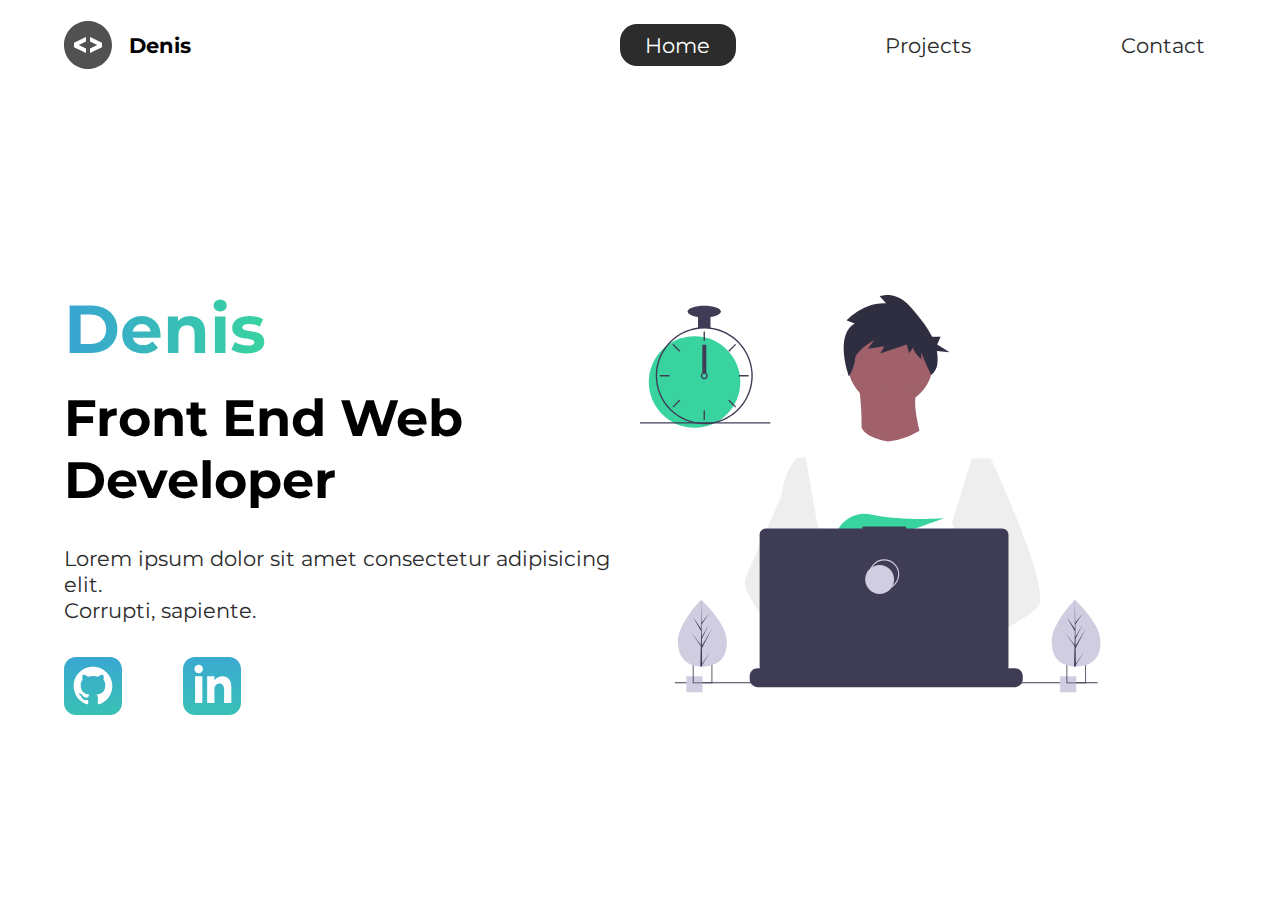
<file: index.html>
<!DOCTYPE html>
<html lang="en">
  <head>
    <meta charset="UTF-8" />
    <meta http-equiv="X-UA-Compatible" content="IE=edge" />
    <meta name="viewport" content="width=device-width, initial-scale=1.0" />
    <meta
      name="description"
      content="I'm a new in web development and these are some of my projects"
    />
    <meta name="robots" content="index,follow" />
    <link rel="preconnect" href="https://fonts.gstatic.com" />
    <link
      href="https://fonts.googleapis.com/css2?family=Montserrat:wght@400;500&display=swap"
      rel="stylesheet"
    />
    <link rel="stylesheet" href="./styles/style.css" />
    <title>Denis | Web Developer</title>
  </head>
  <body>
    <header class="main-head">
      <nav>
        <div class="logo">
          <img src="./icons/code.svg" alt="logo" />
          <h1>Denis</h1>
        </div>
        <ul>
          <li><a class="active" href="/">Home</a></li>
          <li><a href="./projects/">Projects</a></li>
          <li><a href="./contact/">Contact</a></li>
        </ul>
      </nav>
    </header>
    <section class="intro">
      <div class="intro-text">
        <div class="text">
          <h2>Denis</h2>
          <h3>
            Front End Web <br />
            Developer
          </h3>
          <p>
            Lorem ipsum dolor sit amet consectetur adipisicing elit. <br />
            Corrupti, sapiente.
          </p>
        </div>
        <div class="intro-social">
          <a target="_blank" href="https://github.com/Sin2Cos2?tab=repositories"
            ><img src="./icons/github.svg" alt="github-social-link"
          /></a>
          <a href="#"
            ><img src="./icons/linked-in.svg" alt="linkedin-social-link"
          /></a>
        </div>
      </div>
      <div class="intro-images">
        <svg
          width="600"
          height="690"
          viewBox="0 0 799 690"
          fill="none"
          xmlns="http://www.w3.org/2000/svg"
        >
          <g id="undraw_dev_productivity_umsq (1) 1" clip-path="url(#clip0)">
            <path
              id="Vector"
              d="M516.92 624.636C516.92 624.636 512.16 626.266 504.42 628.576C487.31 633.706 455.65 642.216 428.82 643.916C405.72 645.396 386.2 641.836 382.63 626.766C381.1 620.286 383.27 614.956 388 610.576C402.12 597.486 439 592.796 468.25 591.186C476.51 590.736 484.15 590.526 490.51 590.446C501.31 590.306 508.39 590.526 508.39 590.526L508.56 591.186L516.92 624.636Z"
              fill="#A0616A"
            />
            <path
              id="Vector_2"
              d="M436.99 672.586C418.61 695.346 342.73 647.666 316.19 629.886C310.41 626.016 306.97 623.566 306.97 623.566L331.25 591.186L338.94 580.936C338.94 580.936 345.82 584.586 355.99 590.526C356.36 590.746 356.73 590.966 357.11 591.186C365.88 596.336 376.89 603.066 388 610.576C403.33 620.946 418.83 632.776 428.82 643.916C438.59 654.806 443.08 665.036 436.99 672.586Z"
              fill="#A0616A"
            />
            <g id="me">
              <path
                id="Vector_3"
                d="M434.672 191.952C475.283 191.607 507.926 158.406 507.582 117.795C507.237 77.1832 474.036 44.5403 433.425 44.8847C392.813 45.2291 360.17 78.4303 360.515 119.042C360.859 159.653 394.06 192.296 434.672 191.952Z"
                fill="#A0616A"
              />
              <path
                id="Vector_4"
                d="M379.477 155.65C379.477 155.65 394.216 259.972 373.002 271.875C351.787 283.779 499.929 283.588 499.929 283.588C499.929 283.588 466.124 193.284 480.809 165.449L379.477 155.65Z"
                fill="#A0616A"
              />
              <path
                id="Vector_5"
                d="M608.101 283.199L596.257 339.402L571.214 458.308L570.49 464.815L562.138 540.138L556.582 590.177L552.857 623.79C528.584 636.526 510.988 645.326 510.988 645.326C510.988 645.326 509.404 637.719 506.871 627.99C489.805 633.265 458.218 642.043 431.404 643.97C441.266 654.777 445.842 664.969 439.817 672.57C421.63 695.485 345.349 648.45 318.659 630.896C318.077 635.158 317.879 639.464 318.068 643.762L297.626 628.314L299.331 592.359L302.206 531.522L305.819 455.229C304.448 451.975 303.294 448.634 302.364 445.228C295.956 423.161 288.032 379.057 281.928 342.067C277.016 312.298 273.302 287.138 272.517 281.785C272.411 281.086 272.358 280.726 272.358 280.726L384.363 230.094C392.509 248.556 429.865 253.809 429.865 253.809C460.756 251.417 484.847 234.913 484.847 234.913L608.101 283.199Z"
                fill="white"
              />
              <path
                id="Vector_6"
                d="M372.285 49.3811L358.49 43.9934C358.49 43.9934 386.969 12.1 426.99 14.513L415.635 2.22366C415.635 2.22366 443.04 -9.01799 468.283 19.6674C481.553 34.7467 496.908 52.4737 506.557 72.5077L521.281 72.3829L515.251 85.9663L536.874 99.3152L514.777 97.0719C516.155 104.471 516.421 112.034 515.566 119.511C514.683 126.991 510.928 133.835 505.094 138.598V138.598C505.094 138.598 487.743 103.449 487.696 97.9443L487.813 111.705C487.813 111.705 473.959 99.4371 473.889 91.1807L466.471 100.877L462.593 85.7717L416.475 101.301L423.87 88.8526L395.157 93.2246L406.278 77.9923C406.278 77.9923 373.932 96.1568 372.811 111.304C371.689 126.452 362.299 140.875 362.299 140.875C362.299 140.875 336.213 70.3294 372.285 49.3811Z"
                fill="#2F2E41"
              />
              <path
                id="Vector_7"
                d="M690.215 540.422C682.794 548.605 664.338 560.992 641.951 574.422C633.623 579.413 624.757 584.559 615.71 589.676C594.122 601.889 571.514 614.001 552.857 623.79C528.584 636.526 510.988 645.326 510.988 645.326C510.988 645.326 509.403 637.719 506.871 627.99C503.48 614.968 498.397 598.141 493.184 590.715C493.002 590.456 492.82 590.218 492.638 589.979C491.121 588.022 489.601 586.885 488.112 586.897L562.138 540.138L594.127 519.926L570.489 464.814L540.842 395.683L557.908 339.727L575.062 283.479L608.101 283.199C608.101 283.199 619.243 306.985 633.514 340.166C635.647 345.128 637.851 350.299 640.096 355.64C669.469 425.394 706.176 522.836 690.215 540.422Z"
                fill="#EEEEEE"
              />
              <path
                id="Vector_8"
                d="M358.123 591.2C355.41 591.212 352.702 591.456 350.029 591.928C327.074 596.073 320.47 616.94 318.659 630.896C318.077 635.158 317.879 639.464 318.068 643.761L297.626 628.314L290.178 622.687C272.316 616.628 256.353 605.733 242.483 592.84C230.449 581.456 219.634 568.849 210.213 555.223C200.831 541.793 192.448 527.692 185.134 513.034C183.094 508.943 181.977 504.454 181.864 499.884C181.751 495.314 182.644 490.775 184.48 486.588L209.154 430.327L245.218 348.098C245.471 346.146 245.752 344.237 246.059 342.371C252.995 300.511 272.367 281.786 272.367 281.786L287.286 281.659L297.778 341.932L310.813 416.815L302.364 445.227L282.839 510.845L302.205 531.522L358.123 591.2Z"
                fill="#EEEEEE"
              />
            </g>
            <path
              id="Vector_9"
              d="M372.877 415.806L385.631 430.686C390.37 429.783 395.319 428.721 400.416 427.529L396.752 415.806L405.71 426.256C459.707 412.975 526.637 387.155 526.637 387.155C526.637 387.155 454.379 392.453 400.428 380.666C376.558 375.451 351.998 387.284 342.202 409.668C336.508 422.679 337.403 433.951 357.596 433.951C364.419 433.835 371.223 433.195 377.949 432.037L372.877 415.806Z"
              fill="#38D39F"
            />
            <path
              id="Vector_10"
              d="M663.65 660.386V666.456C663.654 668.122 663.345 669.774 662.74 671.326C662.472 672.018 662.147 672.687 661.77 673.326C660.578 675.326 658.887 676.983 656.862 678.133C654.838 679.283 652.549 679.887 650.22 679.886H203.67C201.342 679.887 199.053 679.283 197.028 678.133C195.003 676.983 193.312 675.326 192.12 673.326C191.743 672.687 191.419 672.018 191.15 671.326C190.546 669.774 190.237 668.122 190.24 666.456V660.386C190.24 658.622 190.587 656.876 191.262 655.246C191.936 653.616 192.926 652.136 194.173 650.888C195.42 649.641 196.901 648.652 198.53 647.977C200.16 647.302 201.906 646.955 203.67 646.956H229.41V644.126C229.41 644.052 229.425 643.979 229.453 643.911C229.481 643.843 229.522 643.782 229.574 643.73C229.626 643.678 229.688 643.636 229.756 643.608C229.824 643.58 229.897 643.566 229.97 643.566H243.4C243.474 643.566 243.547 643.58 243.615 643.608C243.683 643.636 243.745 643.678 243.797 643.73C243.849 643.782 243.89 643.843 243.918 643.911C243.946 643.979 243.96 644.052 243.96 644.126V646.956H252.35V644.126C252.35 644.052 252.365 643.979 252.393 643.911C252.421 643.843 252.462 643.782 252.514 643.73C252.566 643.678 252.628 643.636 252.696 643.608C252.764 643.58 252.837 643.566 252.91 643.566H266.34C266.414 643.566 266.487 643.58 266.555 643.608C266.623 643.636 266.684 643.678 266.736 643.73C266.789 643.782 266.83 643.843 266.858 643.911C266.886 643.979 266.9 644.052 266.9 644.126V646.956H275.3V644.126C275.3 644.052 275.315 643.979 275.343 643.911C275.371 643.843 275.412 643.782 275.464 643.73C275.516 643.678 275.578 643.636 275.646 643.608C275.714 643.58 275.787 643.566 275.86 643.566H289.29C289.364 643.566 289.437 643.58 289.505 643.608C289.573 643.636 289.634 643.678 289.686 643.73C289.739 643.782 289.78 643.843 289.808 643.911C289.836 643.979 289.85 644.052 289.85 644.126V646.956H298.24V644.126C298.24 644.052 298.255 643.979 298.283 643.911C298.311 643.843 298.352 643.782 298.404 643.73C298.456 643.678 298.518 643.636 298.586 643.608C298.654 643.58 298.727 643.566 298.8 643.566H312.23C312.304 643.566 312.377 643.58 312.445 643.608C312.513 643.636 312.574 643.678 312.626 643.73C312.678 643.782 312.72 643.843 312.748 643.911C312.776 643.979 312.79 644.052 312.79 644.126V646.956H321.18V644.126C321.18 644.052 321.194 643.979 321.223 643.911C321.251 643.843 321.292 643.782 321.344 643.73C321.396 643.678 321.458 643.636 321.526 643.608C321.594 643.58 321.667 643.566 321.74 643.566H335.17C335.244 643.566 335.317 643.58 335.385 643.608C335.453 643.636 335.514 643.678 335.566 643.73C335.618 643.782 335.66 643.843 335.688 643.911C335.716 643.979 335.73 644.052 335.73 644.126V646.956H344.13V644.126C344.13 644.052 344.145 643.979 344.173 643.911C344.201 643.843 344.242 643.782 344.294 643.73C344.346 643.678 344.408 643.636 344.476 643.608C344.544 643.58 344.617 643.566 344.69 643.566H358.12C358.194 643.566 358.267 643.58 358.335 643.608C358.403 643.636 358.464 643.678 358.516 643.73C358.569 643.782 358.61 643.843 358.638 643.911C358.666 643.979 358.68 644.052 358.68 644.126V646.956H367.07V644.126C367.07 644.052 367.085 643.979 367.113 643.911C367.141 643.843 367.182 643.782 367.234 643.73C367.286 643.678 367.348 643.636 367.416 643.608C367.484 643.58 367.557 643.566 367.63 643.566H472.83C472.904 643.566 472.977 643.58 473.045 643.608C473.113 643.636 473.174 643.678 473.227 643.73C473.279 643.782 473.32 643.843 473.348 643.911C473.376 643.979 473.39 644.052 473.39 644.126V646.956H481.79V644.126C481.79 644.052 481.804 643.979 481.833 643.911C481.861 643.843 481.902 643.782 481.954 643.73C482.006 643.678 482.068 643.636 482.136 643.608C482.204 643.58 482.277 643.566 482.35 643.566H495.78C495.928 643.567 496.07 643.627 496.175 643.732C496.279 643.836 496.339 643.978 496.34 644.126V646.956H504.73V644.126C504.73 644.052 504.745 643.979 504.773 643.911C504.801 643.843 504.842 643.782 504.894 643.73C504.946 643.678 505.008 643.636 505.076 643.608C505.144 643.58 505.217 643.566 505.29 643.566H518.72C518.794 643.566 518.867 643.58 518.935 643.608C519.003 643.636 519.065 643.678 519.117 643.73C519.169 643.782 519.21 643.843 519.238 643.911C519.266 643.979 519.28 644.052 519.28 644.126V646.956H527.67V644.126C527.67 644.052 527.685 643.979 527.713 643.911C527.741 643.843 527.782 643.782 527.834 643.73C527.886 643.678 527.948 643.636 528.016 643.608C528.084 643.58 528.157 643.566 528.23 643.566H541.66C541.734 643.566 541.807 643.58 541.875 643.608C541.943 643.636 542.005 643.678 542.057 643.73C542.109 643.782 542.15 643.843 542.178 643.911C542.206 643.979 542.22 644.052 542.22 644.126V646.956H550.62V644.126C550.62 644.052 550.635 643.979 550.663 643.911C550.691 643.843 550.732 643.782 550.784 643.73C550.836 643.678 550.898 643.636 550.966 643.608C551.034 643.58 551.107 643.566 551.18 643.566H564.61C564.757 643.568 564.898 643.628 565.001 643.733C565.104 643.837 565.161 643.979 565.16 644.126V646.956H573.56V644.126C573.56 644.052 573.575 643.979 573.603 643.911C573.631 643.843 573.672 643.782 573.724 643.73C573.776 643.678 573.838 643.636 573.906 643.608C573.974 643.58 574.047 643.566 574.12 643.566H587.55C587.624 643.566 587.697 643.58 587.765 643.608C587.833 643.636 587.895 643.678 587.947 643.73C587.999 643.782 588.04 643.843 588.068 643.911C588.096 643.979 588.11 644.052 588.11 644.126V646.956H596.5V644.126C596.5 644.052 596.515 643.979 596.543 643.911C596.571 643.843 596.612 643.782 596.664 643.73C596.716 643.678 596.778 643.636 596.846 643.608C596.914 643.58 596.987 643.566 597.06 643.566H610.49C610.564 643.566 610.637 643.58 610.705 643.608C610.773 643.636 610.835 643.678 610.887 643.73C610.939 643.782 610.98 643.843 611.008 643.911C611.036 643.979 611.05 644.052 611.05 644.126V646.956H650.22C651.984 646.955 653.731 647.302 655.36 647.977C656.99 648.652 658.471 649.641 659.718 650.888C660.965 652.136 661.954 653.616 662.629 655.246C663.304 656.876 663.651 658.622 663.65 660.386Z"
              fill="#3F3D56"
            />
            <path
              id="Vector_11"
              d="M793.5 671.326H60.5V673.326H793.5V671.326Z"
              fill="#3F3D56"
            />
            <path
              id="Vector_12"
              d="M627.694 404.757H461.251V401.326H385.78V404.757H218.651C215.665 404.757 212.801 405.943 210.69 408.054C208.578 410.166 207.392 413.029 207.392 416.015V643.927C207.392 646.913 208.578 649.776 210.69 651.888C212.801 653.999 215.665 655.185 218.651 655.185H627.694C630.68 655.185 633.544 653.999 635.655 651.888C637.767 649.776 638.953 646.913 638.953 643.927V416.015C638.953 414.537 638.662 413.073 638.096 411.707C637.53 410.341 636.701 409.1 635.655 408.054C634.61 407.009 633.369 406.18 632.003 405.614C630.637 405.048 629.173 404.757 627.694 404.757Z"
              fill="#3F3D56"
            />
            <path
              id="Vector_13"
              d="M423.5 509.326C437.307 509.326 448.5 498.133 448.5 484.326C448.5 470.519 437.307 459.326 423.5 459.326C409.693 459.326 398.5 470.519 398.5 484.326C398.5 498.133 409.693 509.326 423.5 509.326Z"
              stroke="#D0CDE1"
              stroke-width="2"
              stroke-miterlimit="10"
            />
            <path
              id="Vector_14"
              d="M415.5 518.326C429.307 518.326 440.5 507.133 440.5 493.326C440.5 479.519 429.307 468.326 415.5 468.326C401.693 468.326 390.5 479.519 390.5 493.326C390.5 507.133 401.693 518.326 415.5 518.326Z"
              fill="#D0CDE1"
            />
            <path
              id="Vector_15"
              d="M108.446 661.223H80.4463V689.223H108.446V661.223Z"
              fill="#D0CDE1"
            />
            <path
              id="Vector_16"
              d="M91.4502 639.223V673.223H125.45V639.223H91.4502ZM123.97 671.743H92.9202V640.703H123.97V671.743Z"
              fill="#3F3D56"
            />
            <path
              id="Vector_17"
              d="M756.446 661.223H728.446V689.223H756.446V661.223Z"
              fill="#D0CDE1"
            />
            <path
              id="Vector_18"
              d="M739.45 639.223V673.223H773.45V639.223H739.45ZM771.97 671.743H740.92V640.703H771.97V671.743Z"
              fill="#3F3D56"
            />
            <path
              id="Vector_19"
              d="M94.5802 230.113C138.399 230.113 173.921 194.592 173.921 150.773C173.921 106.955 138.399 71.4326 94.5802 71.4326C50.7617 71.4326 15.2397 106.955 15.2397 150.773C15.2397 194.592 50.7617 230.113 94.5802 230.113Z"
              fill="#38D39F"
            />
            <path
              id="Vector_20"
              d="M122.229 56.4899C115.045 55.5763 107.774 55.5763 100.59 56.4899C84.586 58.5913 69.5203 65.2398 57.181 75.6465C44.8417 86.0532 35.7467 99.7813 30.9754 115.202C28.8053 122.229 27.5764 129.514 27.3208 136.864C27.2848 137.886 27.2607 138.92 27.2607 139.954C27.283 162.264 36.1559 183.655 51.932 199.431C67.7082 215.207 89.0989 224.08 111.41 224.103C113.201 224.103 114.992 224.042 116.759 223.934C120.907 223.674 125.03 223.103 129.093 222.227C148.495 218.055 165.798 207.161 177.947 191.468C190.095 175.776 196.308 156.295 195.487 136.467C194.665 116.638 186.863 97.738 173.459 83.1039C160.054 68.4698 141.909 59.0435 122.229 56.4899H122.229ZM137.748 217.347H137.736C130.959 219.659 123.905 221.062 116.759 221.518C114.992 221.638 113.201 221.698 111.41 221.698C89.7377 221.672 68.961 213.051 53.6367 197.727C38.3123 182.402 29.6914 161.626 29.6649 139.954C29.6649 138.92 29.689 137.886 29.725 136.864C30.5514 115.744 39.5156 95.7617 54.7411 81.1008C69.9666 66.44 90.273 58.237 111.41 58.2089C130.776 58.21 149.513 65.0865 164.283 77.6131C179.052 90.1398 188.895 107.503 192.057 126.61C195.219 145.716 191.496 165.325 181.55 181.942C171.604 198.559 156.081 211.106 137.748 217.347H137.748Z"
              fill="#3F3D56"
            />
            <path
              id="Vector_21"
              d="M112.612 63.0176H110.208V79.8474H112.612V63.0176Z"
              fill="#3F3D56"
            />
            <path
              id="Vector_22"
              d="M57.8578 84.7018L56.1577 86.4019L68.0582 98.3023L69.7582 96.6022L57.8578 84.7018Z"
              fill="#3F3D56"
            />
            <path
              id="Vector_23"
              d="M34.4736 138.751V141.156H51.3034V138.751H34.4736Z"
              fill="#3F3D56"
            />
            <path
              id="Vector_24"
              d="M56.1578 193.506L57.8579 195.206L69.7584 183.306L68.0583 181.606L56.1578 193.506Z"
              fill="#3F3D56"
            />
            <path
              id="Vector_25"
              d="M153.062 96.6022L154.762 98.3022L166.662 86.4018L164.962 84.7017L153.062 96.6022Z"
              fill="#3F3D56"
            />
            <path
              id="Vector_26"
              d="M171.516 138.751V141.156H188.346V138.751H171.516Z"
              fill="#3F3D56"
            />
            <path
              id="Vector_27"
              d="M154.762 181.605L153.062 183.305L164.962 195.206L166.662 193.506L154.762 181.605Z"
              fill="#3F3D56"
            />
            <path
              id="Vector_28"
              d="M112.612 200.06H110.208V216.89H112.612V200.06Z"
              fill="#3F3D56"
            />
            <path
              id="Vector_29"
              d="M115.016 135.145C113.976 134.365 112.711 133.943 111.41 133.943C110.11 133.943 108.844 134.365 107.804 135.145C107.091 135.686 106.505 136.375 106.085 137.165C105.552 138.181 105.322 139.329 105.421 140.473C105.52 141.616 105.944 142.707 106.644 143.617C107.343 144.527 108.288 145.218 109.368 145.608C110.447 145.997 111.616 146.07 112.735 145.817C113.855 145.564 114.878 144.996 115.685 144.179C116.492 143.363 117.048 142.333 117.288 141.21C117.528 140.088 117.441 138.92 117.039 137.846C116.636 136.771 115.935 135.834 115.017 135.145H115.016ZM111.41 143.56C110.454 143.557 109.539 143.176 108.863 142.501C108.187 141.825 107.807 140.909 107.804 139.954C107.808 139.224 108.03 138.513 108.441 137.91C108.793 137.4 109.271 136.989 109.828 136.718C110.386 136.446 111.004 136.323 111.623 136.361C112.241 136.398 112.84 136.594 113.361 136.931C113.881 137.267 114.307 137.732 114.595 138.281C114.883 138.83 115.025 139.444 115.007 140.063C114.989 140.683 114.811 141.287 114.491 141.818C114.17 142.349 113.719 142.788 113.179 143.093C112.639 143.398 112.03 143.559 111.41 143.56V143.56Z"
              fill="#3F3D56"
            />
            <path
              id="Vector_30"
              d="M122.229 35.3687H100.591V57.007H122.229V35.3687Z"
              fill="#3F3D56"
            />
            <path
              id="Vector_31"
              d="M111.41 38.9748C127.344 38.9748 140.261 34.4 140.261 28.7567C140.261 23.1134 127.344 18.5386 111.41 18.5386C95.4757 18.5386 82.5586 23.1134 82.5586 28.7567C82.5586 34.4 95.4757 38.9748 111.41 38.9748Z"
              fill="#3F3D56"
            />
            <path id="clock-arrow" d="M115 86H108V135H115V86Z" fill="#3F3D56" />
            <path
              id="Vector_32"
              d="M226 220.44H0V222.844H226V220.44Z"
              fill="#3F3D56"
            />
            <g id="plant-left">
              <path
                id="Vector_33"
                d="M150.594 599.754C151.527 631.704 132.858 643.413 109.43 644.097C108.886 644.113 108.344 644.123 107.805 644.126C106.719 644.135 105.643 644.117 104.577 644.072C83.3891 643.193 66.6172 631.945 65.7495 602.232C64.8515 571.482 103.018 531.529 105.882 528.574L105.887 528.571C105.996 528.458 106.052 528.402 106.052 528.402C106.052 528.402 149.661 567.807 150.594 599.754Z"
                fill="#D0CDE1"
              />
              <path
                id="Vector_34"
                d="M107.744 639.255L122.626 617.124L107.774 641.636L107.805 644.126C106.719 644.135 105.643 644.117 104.577 644.072L105.315 612.06L105.295 611.813L105.322 611.766L105.393 608.741L89.0952 585.078L105.374 606.477L105.432 607.116L105.989 582.93L91.9122 558.397L106.029 578.681L105.882 528.574L105.882 528.407L105.887 528.571L106.821 568.062L119.651 552.021L106.863 571.464L107.143 593.098L118.949 571.984L107.187 596.279L107.343 608.308L124.512 578.897L107.395 612.505L107.744 639.255Z"
                fill="#3F3D56"
              />
            </g>
            <g id="plant-right">
              <path
                id="Vector_35"
                d="M798.594 599.754C799.527 631.704 780.858 643.413 757.43 644.097C756.886 644.113 756.344 644.123 755.805 644.126C754.719 644.135 753.643 644.117 752.577 644.072C731.389 643.193 714.617 631.945 713.749 602.232C712.851 571.482 751.018 531.529 753.882 528.574L753.887 528.571C753.996 528.458 754.052 528.402 754.052 528.402C754.052 528.402 797.661 567.807 798.594 599.754Z"
                fill="#D0CDE1"
              />
              <path
                id="Vector_36"
                d="M755.744 639.255L770.626 617.124L755.774 641.636L755.805 644.126C754.719 644.135 753.643 644.117 752.577 644.072L753.315 612.06L753.295 611.813L753.323 611.766L753.393 608.741L737.095 585.078L753.374 606.477L753.432 607.116L753.989 582.93L739.912 558.397L754.029 578.681L753.882 528.574L753.882 528.407L753.887 528.571L754.821 568.062L767.651 552.021L754.864 571.464L755.143 593.098L766.949 571.984L755.187 596.279L755.343 608.308L772.512 578.897L755.395 612.505L755.744 639.255Z"
                fill="#3F3D56"
              />
            </g>
          </g>
          <defs>
            <clipPath id="clip0">
              <rect width="798.627" height="689.223" fill="white" />
            </clipPath>
          </defs>
        </svg>
        <img class="splash" src="./img/splash.svg" alt="" />
      </div>
    </section>
  </body>
</html>
</file>
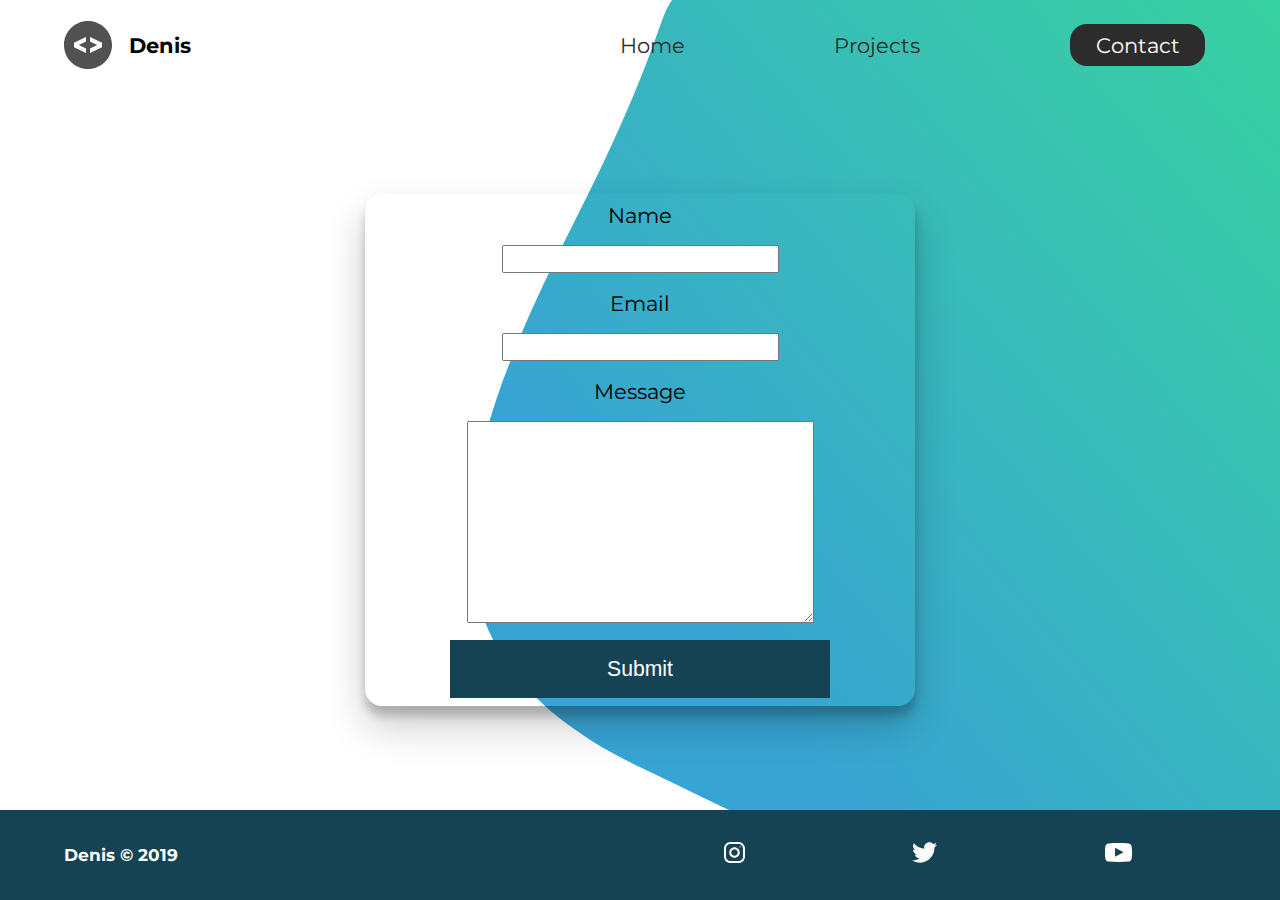
<file: contact/index.html>
<!DOCTYPE html>
<html lang="en">
  <head>
    <meta charset="UTF-8" />
    <meta http-equiv="X-UA-Compatible" content="IE=edge" />
    <meta name="viewport" content="width=device-width, initial-scale=1.0" />
    <meta
      name="description"
      content="I'm a new in web development and these are some of my projects"
    />
    <meta name="robots" content="index,follow" />
    <link rel="preconnect" href="https://fonts.gstatic.com" />
    <link
      href="https://fonts.googleapis.com/css2?family=Montserrat:wght@400;500&display=swap"
      rel="stylesheet"
    />
    <link rel="stylesheet" href="../styles/style.css" />
    <title>Denis | Web Developer</title>
  </head>
  <body>
    <header class="main-head">
      <nav>
        <div class="logo">
          <img src="../icons/code.svg" alt="logo" />
          <h1>Denis</h1>
        </div>
        <ul>
          <li><a href="../">Home</a></li>
          <li><a href="../projects/">Projects</a></li>
          <li><a class="active" href="./">Contact</a></li>
        </ul>
      </nav>
    </header>
    <section class="form-section">
      <img src="../img/splash.svg" alt="" />
      <form action="">
        <label for="name">Name</label>
        <input type="text" name="name" id="name" required />
        <label for="email">Email</label>
        <input type="email" name="email" id="email" required />
        <label for="message">Message</label>
        <textarea name="message" id="message" cols="30" rows="10"></textarea>
        <button type="submit">Submit</button>
      </form>
    </section>
    <footer>
      <h4>Denis &copy; 2019</h4>
      <ul>
        <li>
          <a href="#"
            ><img src="../icons/instagram 1.svg" alt="instagram-social"
          /></a>
        </li>
        <li>
          <a href="#"
            ><img src="../icons/twitter 1.svg" alt="twitter-social"
          /></a>
        </li>
        <li>
          <a href="#"
            ><img src="../icons/youtube-symbol 1.svg" alt="youtube-social"
          /></a>
        </li>
      </ul>
    </footer>
  </body>
</html>
</file>
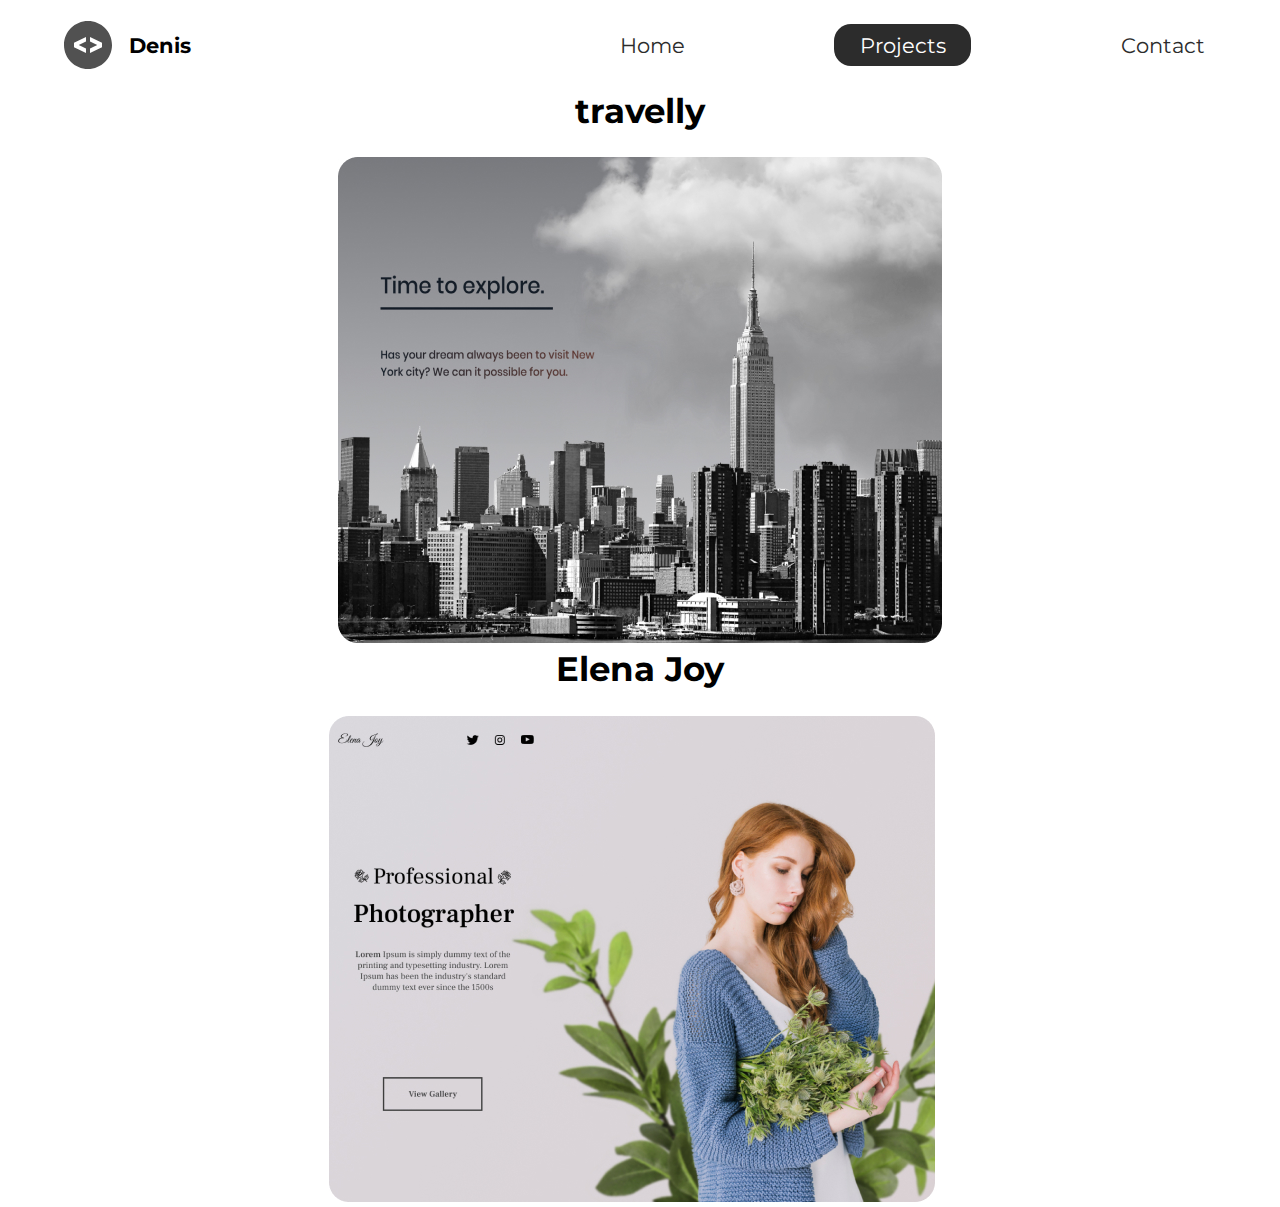
<file: projects/index.html>
<!DOCTYPE html>
<html lang="en">
  <head>
    <meta charset="UTF-8" />
    <meta http-equiv="X-UA-Compatible" content="IE=edge" />
    <meta name="viewport" content="width=device-width, initial-scale=1.0" />
    <meta
      name="description"
      content="I'm a new in web development and these are some of my projects"
    />
    <meta name="robots" content="index,follow" />
    <link rel="preconnect" href="https://fonts.gstatic.com" />
    <link
      href="https://fonts.googleapis.com/css2?family=Montserrat:wght@400;500&display=swap"
      rel="stylesheet"
    />
    <link rel="stylesheet" href="../styles/style.css" />
    <title>Denis | Web Developer</title>
  </head>
  <body>
    <header class="main-head">
      <nav>
        <div class="logo">
          <img src="../icons/code.svg" alt="logo" />
          <h1>Denis</h1>
        </div>
        <ul>
          <li><a href="../">Home</a></li>
          <li><a class="active" href="./">Projects</a></li>
          <li><a href="../contact/">Contact</a></li>
        </ul>
      </nav>
    </header>
    <section class="projects">
      <div class="travelly">
        <h2>travelly</h2>
        <a target="_blank" href="./Travelly/index.html"
          ><img src="../img/travelly.jpg" alt="travelly"
        /></a>
      </div>
      <div class="elena-joy">
        <h2>Elena Joy</h2>
        <a target="_blank" href="./Elena Joy Photography/index.html"
          ><img src="../img/elena-joy.jpg" alt="elena-joy"
        /></a>
      </div>
    </section>
  </body>
</html>
</file>
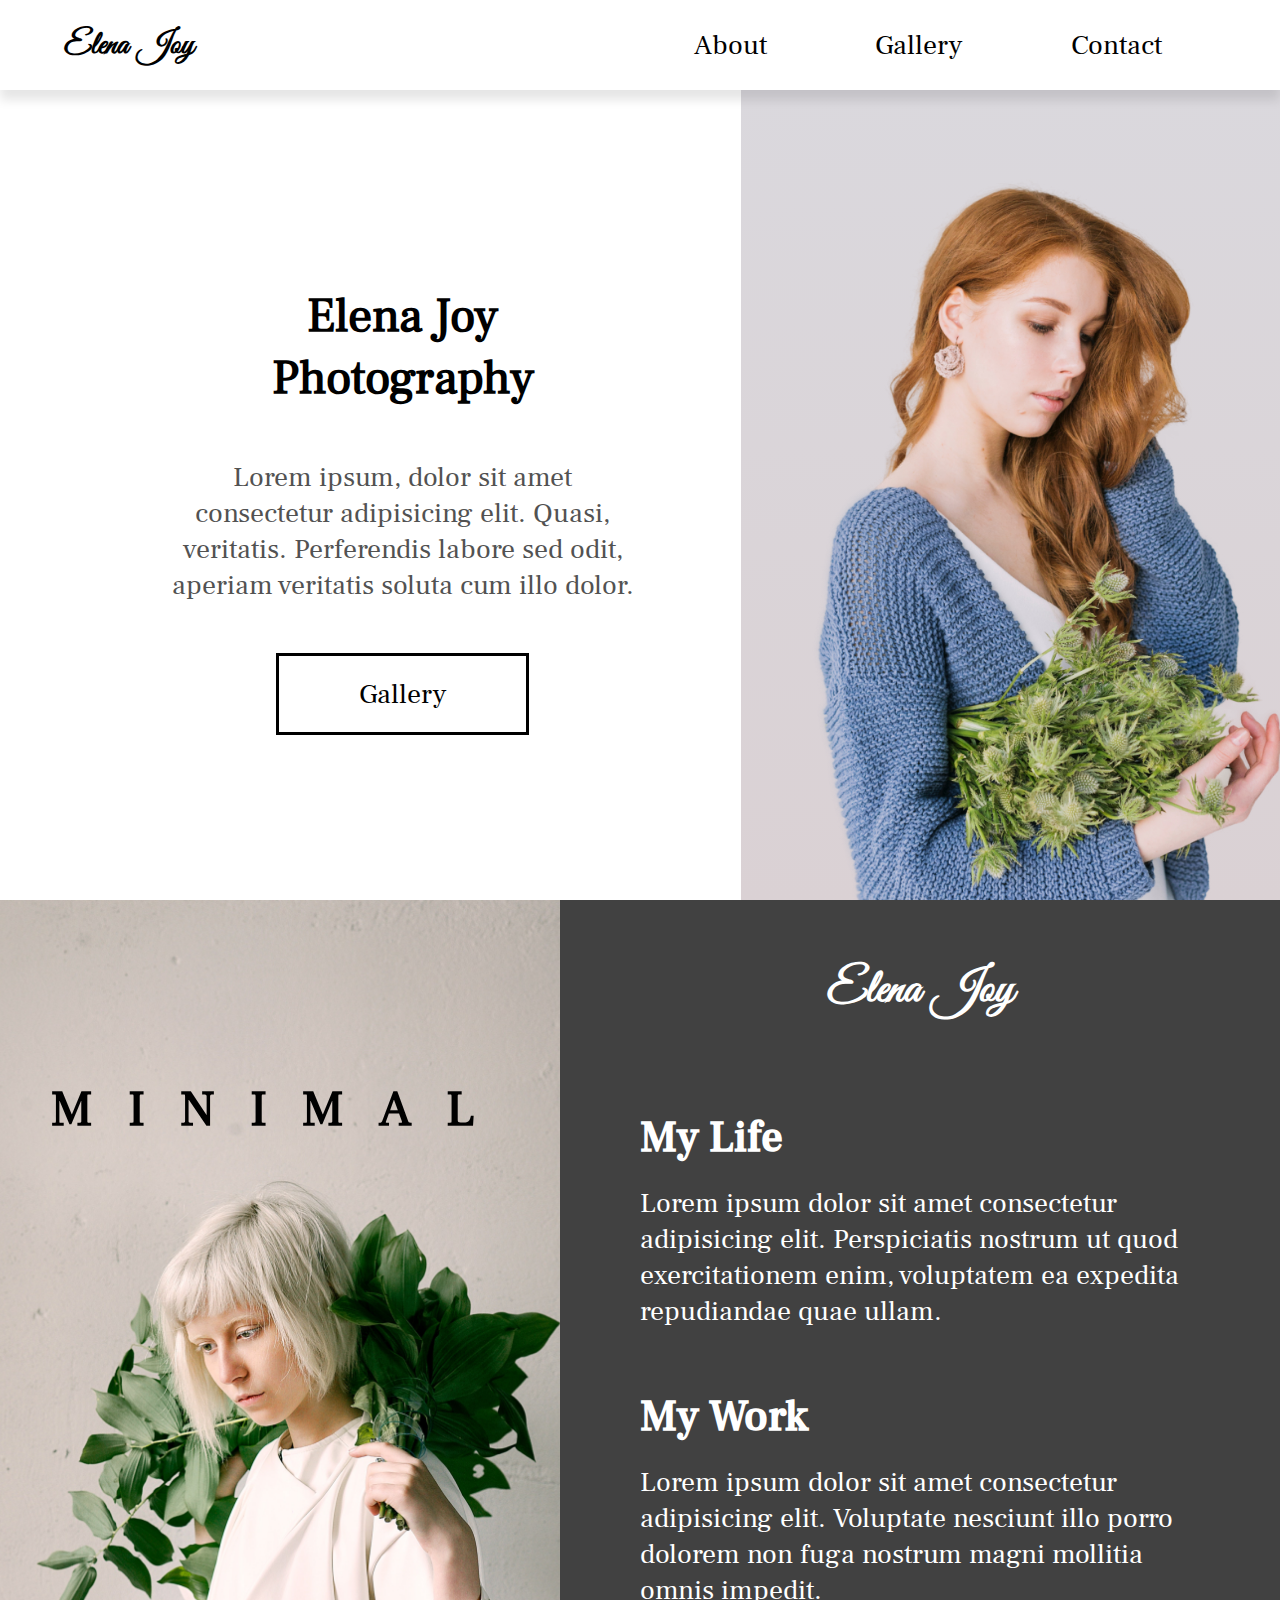
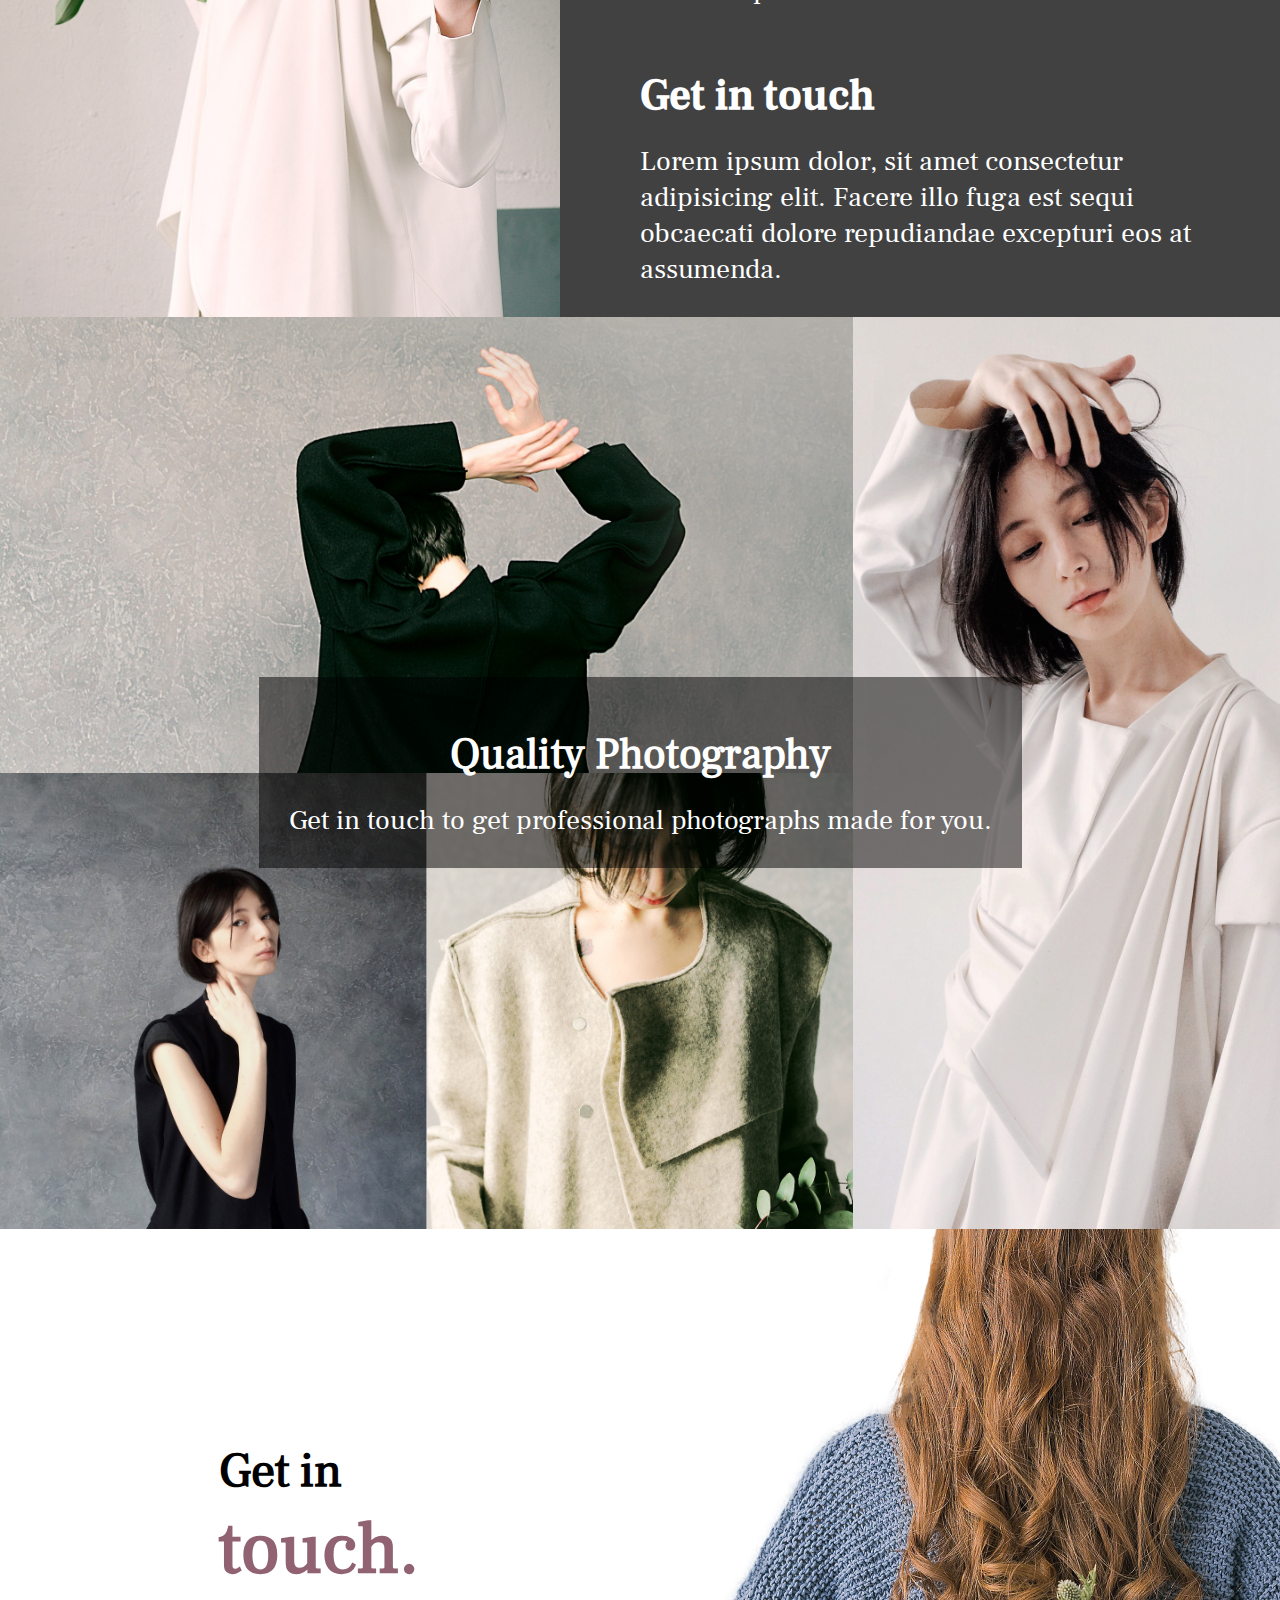
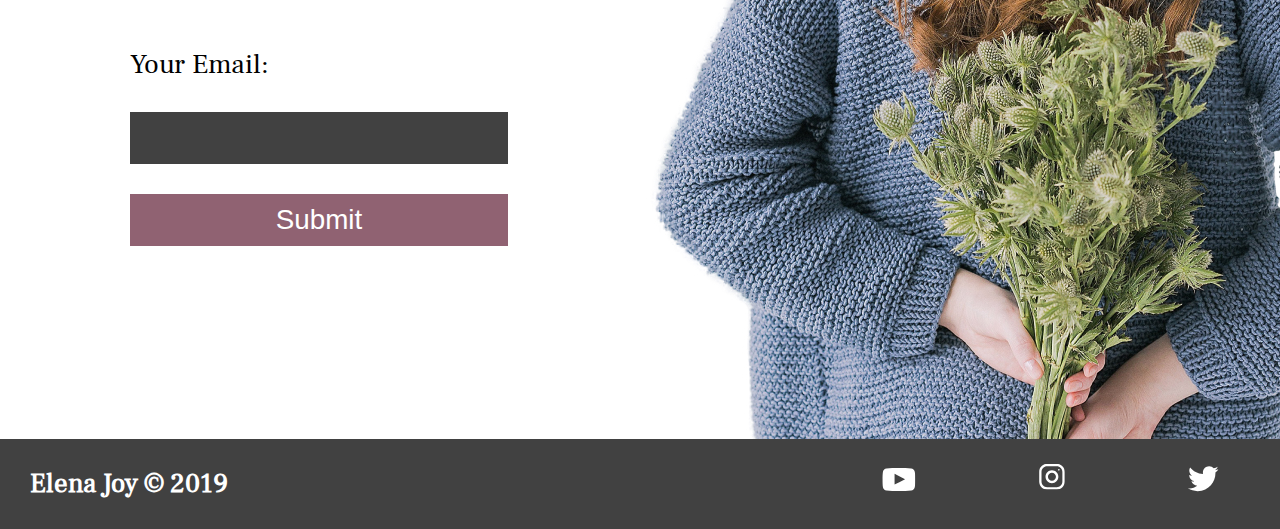
<file: projects/Elena Joy Photography/index.html>
<!DOCTYPE html>
<html lang="en">
  <head>
    <meta charset="UTF-8" />
    <meta http-equiv="X-UA-Compatible" content="IE=edge" />
    <meta name="viewport" content="width=device-width, initial-scale=1.0" />
    <meta name="robots" content="index,follow" />
    <meta
      name="description"
      content="Professional Photographer available for wedding and special events."
    />
    <link rel="stylesheet" href="./style.css" />
    <title>Elene Joy | Photographer</title>
  </head>
  <body>
    <header class="main-head">
      <nav>
        <h1 id="logo">Elena Joy</h1>
        <ul class="nav-links">
          <li><a href="#about">About</a></li>
          <li><a href="#gallery">Gallery</a></li>
          <li><a href="#contact">Contact</a></li>
        </ul>
        <div class="burger">
          <span class="line1"></span>
          <span class="line2"></span>
          <span class="line3"></span>
        </div>
      </nav>
    </header>
    <main>
      <section class="hero">
        <div class="hero-introduction flex">
          <h2>
            Elena Joy <br />
            Photography
          </h2>
          <p>
            Lorem ipsum, dolor sit amet consectetur adipisicing elit. Quasi,
            veritatis. Perferendis labore sed odit, aperiam veritatis soluta cum
            illo dolor.
          </p>
          <a href="#gallery">Gallery</a>
        </div>
        <div class="hero-images">
          <img
            class="hero-elena"
            src="./img/elena-joy.png"
            alt="picture of elena joy"
          />
          <img src="./img/plant1.png" alt="" class="plant1 plant" />
          <img src="./img/plant2.png" alt="" class="plant2 plant" />
        </div>
      </section>
      <section id="about">
        <div class="about-image">
          <h5>MINIMAL</h5>
          <img src="./img/about-image.png" alt="portrait picture" />
        </div>
        <div class="about-text flex">
          <h2>Elena Joy</h2>
          <div class="about-life">
            <h3>My Life</h3>
            <p>
              Lorem ipsum dolor sit amet consectetur adipisicing elit.
              Perspiciatis nostrum ut quod exercitationem enim, voluptatem ea
              expedita repudiandae quae ullam.
            </p>
          </div>
          <div class="about-work">
            <h3>My Work</h3>
            <p>
              Lorem ipsum dolor sit amet consectetur adipisicing elit. Voluptate
              nesciunt illo porro dolorem non fuga nostrum magni mollitia omnis
              impedit.
            </p>
          </div>
          <div class="about-contact">
            <h3>Get in touch</h3>
            <p>
              Lorem ipsum dolor, sit amet consectetur adipisicing elit. Facere
              illo fuga est sequi obcaecati dolore repudiandae excepturi eos at
              assumenda.
            </p>
          </div>
        </div>
      </section>
      <section id="gallery">
        <div class="gallery-text">
          <h3>Quality Photography</h3>
          <p>Get in touch to get professional photographs made for you.</p>
        </div>
        <img class="gallery1" src="./img/gallery-1.jpg" alt="photo-1" />
        <img class="gallery2" src="./img/gallery-2.jpg" alt="photo-2" />
        <img class="gallery3" src="./img/gallery-3.jpg" alt="photo-3" />
        <img class="gallery4" src="./img/gallery-4.jpg" alt="photo-4" />
      </section>
    </main>
    <section id="contact">
      <div class="form-wrapper flex">
        <h2>
          Get in <br />
          <span>touch.</span>
        </h2>
        <form>
          <label for="emai">Your Email:</label>
          <input type="email" id="email" required />
          <button type="submit">Submit</button>
        </form>
      </div>
      <img src="./img/contact-image.jpg" alt="elena-joy" />
    </section>
    <footer>
      <h4>Elena Joy &copy; 2019</h4>
      <ul>
        <li>
          <a href="#"><img src="./img/youtube-symbol 1.svg" alt="" /></a>
        </li>
        <li>
          <a href="#"><img src="./img/instagram 1.svg" alt="" /></a>
        </li>
        <li>
          <a href="#"><img src="./img/twitter 1.svg" alt="" /></a>
        </li>
      </ul>
    </footer>

    <script src="./app.js"></script>
  </body>
</html>
</file>
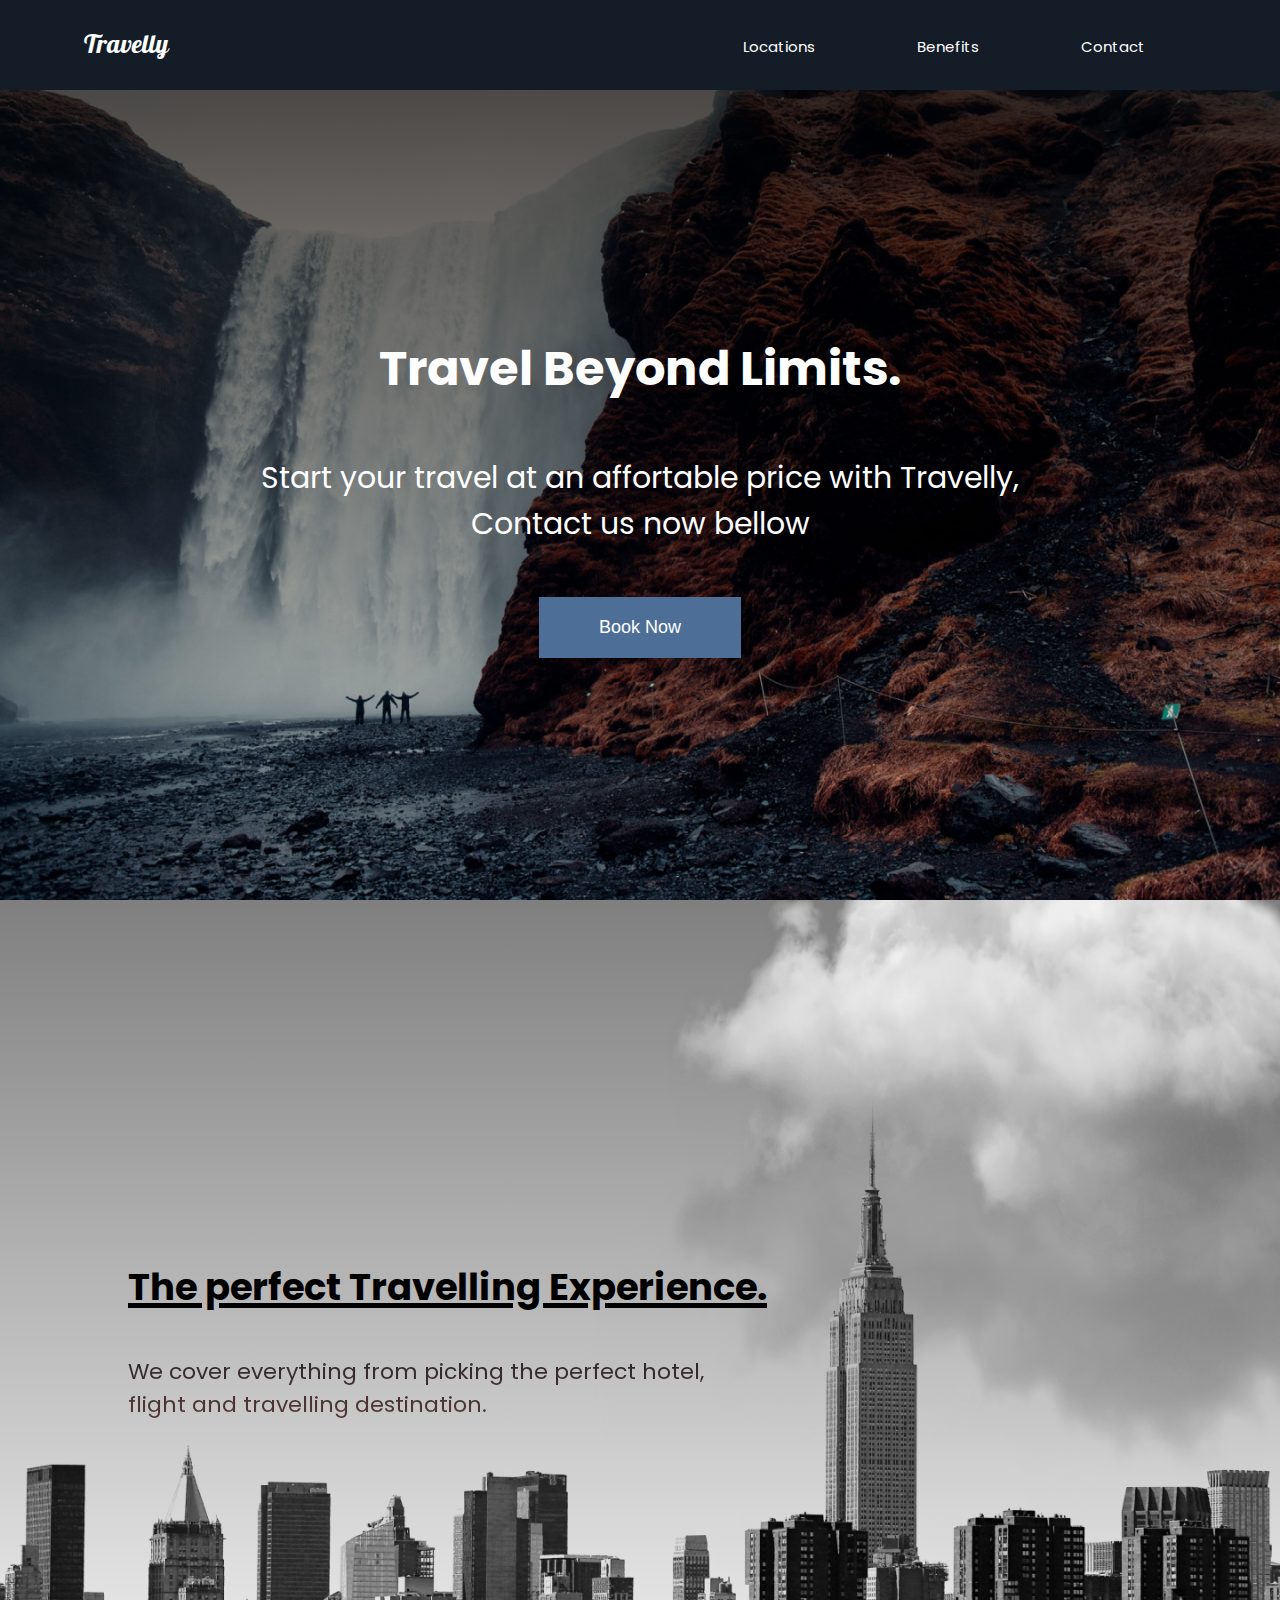
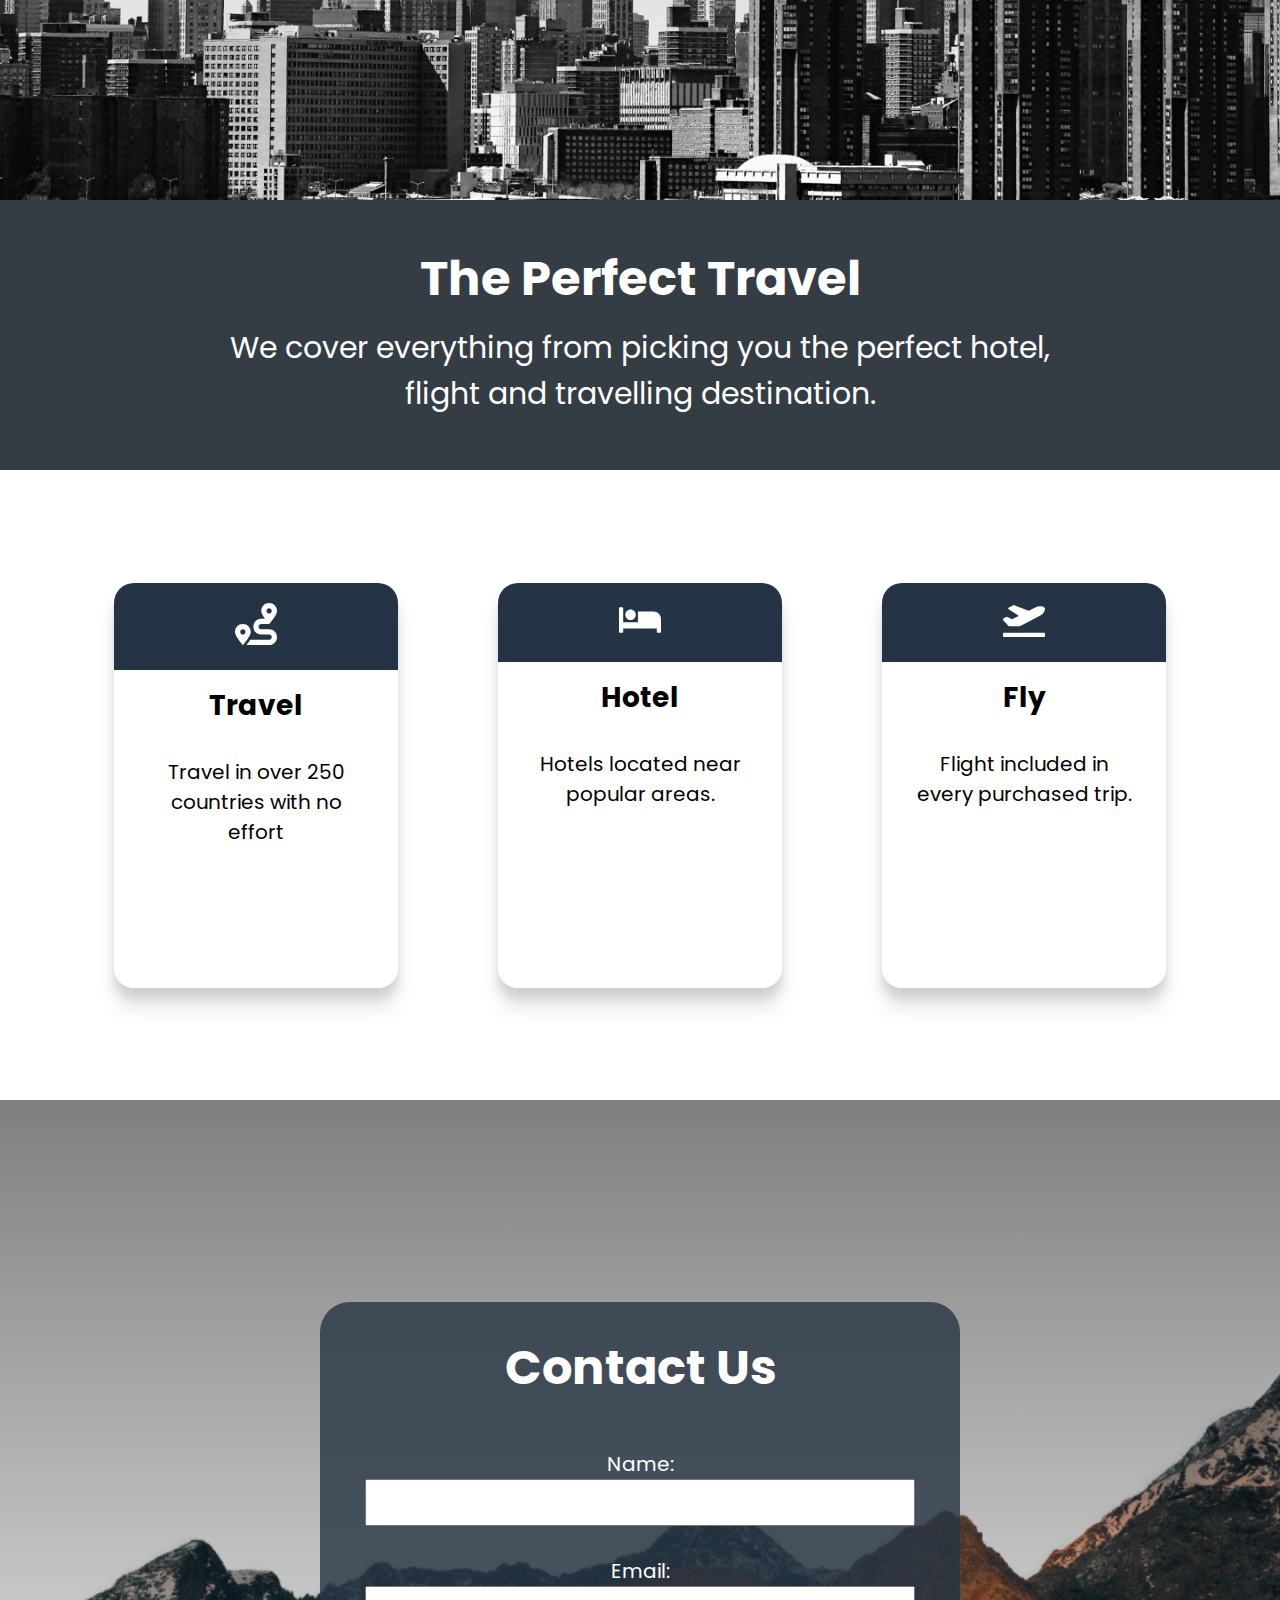
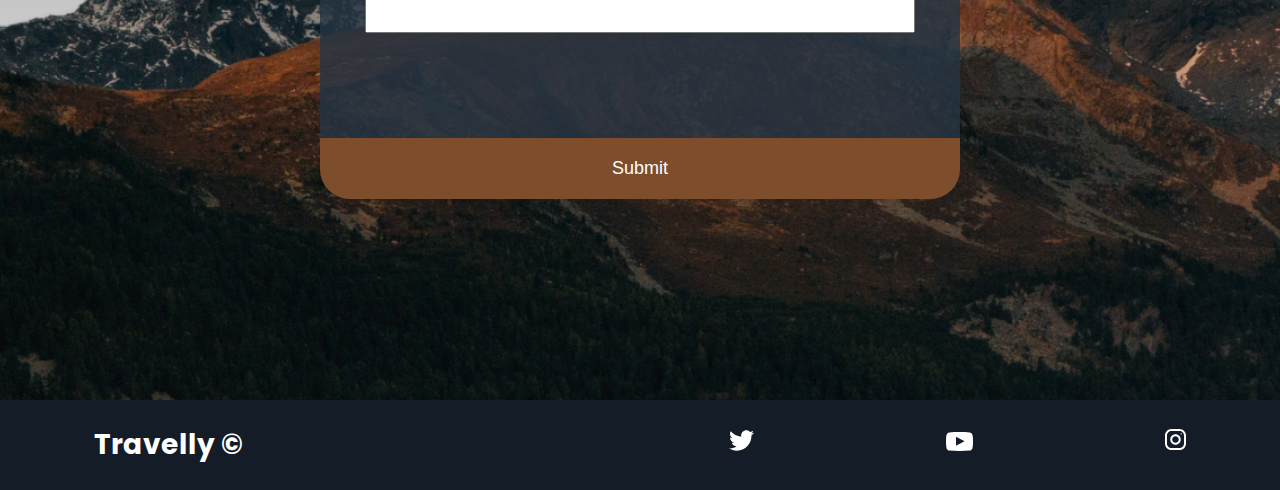
<file: projects/Travelly/index.html>
<!DOCTYPE html>
<html lang="en">
  <head>
    <meta charset="UTF-8" />
    <meta http-equiv="X-UA-Compatible" content="IE=edge" />
    <meta name="viewport" content="width=device-width, initial-scale=1.0" />
    <title>Travelly | Travelling agency</title>
    <meta
      name="description"
      content="Travelly is a travel agency website that helps you pick out your holiday vacation"
    />
    <meta name="robots" content="index,follow" />
    <link rel="icon" href="./icons/globe.svg" />
    <link rel="preconnect" href="https://fonts.gstatic.com" />
    <link
      href="https://fonts.googleapis.com/css2?family=Poppins:wght@400;500&display=swap"
      rel="stylesheet"
    />
    <link rel="preconnect" href="https://fonts.gstatic.com" />
    <link
      href="https://fonts.googleapis.com/css2?family=Pattaya&display=swap"
      rel="stylesheet"
    />
    <link rel="stylesheet" href="./style.css" />
  </head>
  <body>
    <header class="main-head">
      <nav>
        <h1 id="logo">Travelly</h1>
        <ul>
          <li><a href="#locations">Locations</a></li>
          <li><a href="#benefits">Benefits</a></li>
          <li><a href="#contact">Contact</a></li>
        </ul>
      </nav>
    </header>
    <main>
      <section class="hero">
        <h2>Travel Beyond Limits.</h2>
        <h3>
          Start your travel at an affortable price with Travelly,<br />Contact
          us now bellow
        </h3>
        <button>Book Now</button>
      </section>
      <section id="locations">
        <header class="locations-head">
          <h2>The perfect Travelling Experience.</h2>
          <h3>
            We cover everything from picking the perfect hotel,<br />
            flight and travelling destination.
          </h3>
          <img src="./img/cloud.png" class="moving-cloud-1 cloud" alt="" />
          <img src="./img/cloud.png" class="moving-cloud-2 cloud" alt="" />
        </header>
      </section>
      <section id="benefits">
        <header class="benefits-head">
          <h2>The Perfect Travel</h2>
          <h3>
            We cover everything from picking you the perfect hotel, <br />flight
            and travelling destination.
          </h3>
        </header>
        <div class="cards">
          <div class="card">
            <div class="card-icon">
              <img src="./icons/route-solid.svg" alt="travel-icon" />
            </div>
            <h4>Travel</h4>
            <p>Travel in over 250 countries with no effort</p>
          </div>
          <div class="card">
            <div class="card-icon">
              <img src="./icons/bed-solid.svg" alt="hotel-icon" />
            </div>
            <h4>Hotel</h4>
            <p>Hotels located near popular areas.</p>
          </div>
          <div class="card">
            <div class="card-icon">
              <img src="./icons/plane-departure-solid.svg" alt="plane-icon" />
            </div>
            <h4>Fly</h4>
            <p>Flight included in every purchased trip.</p>
          </div>
        </div>
      </section>
      <section id="contact">
        <div class="form-wrapper">
          <header class="form-head">
            <h2>Contact Us</h2>
          </header>
          <form action="">
            <div class="name-form">
              <label for="name">Name:</label>
              <input id="name" type="text" required name="name" />
            </div>
            <div class="email-form">
              <label for="email">Email:</label>
              <input id="email" type="email" required name="email" />
            </div>
            <button type="submit">Submit</button>
          </form>
        </div>
      </section>
    </main>
    <footer>
      <div class="footer-wrapper">
        <h5>Travelly &copy;</h5>
        <ul>
          <li>
            <a href="#"><img src="./icons/twitter.svg" alt="twittel-link" /></a>
          </li>
          <li>
            <a href="#"><img src="./icons/youtube.svg" alt="youtube-link" /></a>
          </li>
          <li>
            <a href="#"
              ><img src="./icons/instagram.svg" alt="instagram-ling"
            /></a>
          </li>
        </ul>
      </div>
    </footer>
  </body>
</html>
</file>
<file: styles/style.css>
* {
  margin: 0;
  padding: 0;
  -webkit-box-sizing: border-box;
          box-sizing: border-box;
}

html {
  font-size: 62.5%;
}

body {
  font-family: "Montserrat", sans-serif;
}

h1 {
  font-size: 2.5rem;
}

li,
button,
label,
input,
a,
p {
  font-size: 2.5rem;
}

h2 {
  font-size: 4rem;
}

h3 {
  font-size: 2.5rem;
}

h4,
h5 {
  font-size: 2rem;
}

ul {
  list-style: none;
}

a {
  text-decoration: none;
  color: #2c2c2c;
}

.main-head {
  width: 95%;
  margin: 0 0 0 auto;
}

nav {
  display: -webkit-box;
  display: -ms-flexbox;
  display: flex;
  -webkit-box-pack: justify;
      -ms-flex-pack: justify;
          justify-content: space-between;
  -webkit-box-align: center;
      -ms-flex-align: center;
          align-items: center;
  -webkit-box-orient: horizontal;
  -webkit-box-direction: normal;
      -ms-flex-direction: row;
          flex-direction: row;
  min-height: 10vh;
  width: 60%;
  -ms-flex-wrap: wrap;
      flex-wrap: wrap;
}

nav .logo {
  display: -webkit-box;
  display: -ms-flexbox;
  display: flex;
  -webkit-box-pack: start;
      -ms-flex-pack: start;
          justify-content: flex-start;
  -webkit-box-align: center;
      -ms-flex-align: center;
          align-items: center;
  -webkit-box-orient: horizontal;
  -webkit-box-direction: normal;
      -ms-flex-direction: row;
          flex-direction: row;
  -webkit-box-flex: 1;
      -ms-flex: 1 1 10rem;
          flex: 1 1 10rem;
}

nav .logo h1 {
  margin: 2rem;
}

nav ul {
  display: -webkit-box;
  display: -ms-flexbox;
  display: flex;
  -ms-flex-pack: distribute;
      justify-content: space-around;
  -webkit-box-align: center;
      -ms-flex-align: center;
          align-items: center;
  -webkit-box-orient: horizontal;
  -webkit-box-direction: normal;
      -ms-flex-direction: row;
          flex-direction: row;
  -webkit-box-flex: 1;
      -ms-flex: 1 1 40rem;
          flex: 1 1 40rem;
}

.intro {
  min-height: 90vh;
  width: 90%;
  margin: auto;
  display: -webkit-box;
  display: -ms-flexbox;
  display: flex;
  -webkit-box-pack: justify;
      -ms-flex-pack: justify;
          justify-content: space-between;
  -webkit-box-align: center;
      -ms-flex-align: center;
          align-items: center;
  -webkit-box-orient: horizontal;
  -webkit-box-direction: normal;
      -ms-flex-direction: row;
          flex-direction: row;
  -ms-flex-wrap: wrap;
      flex-wrap: wrap;
}

.intro h2 {
  font-size: 8rem;
  padding-top: 2rem;
  background: -webkit-gradient(linear, right top, left top, from(#38d39f), to(#38a4d3));
  background: linear-gradient(to left, #38d39f, #38a4d3);
  background-clip: text;
  -webkit-text-fill-color: transparent;
  display: inline-block;
}

.intro h3 {
  font-size: 6rem;
  padding: 2rem 0rem;
}

.intro p {
  padding-top: 2rem;
  color: #2c2c2c;
}

.splash {
  position: absolute;
  top: 0%;
  right: 0%;
  height: 100%;
  z-index: -1;
}

.intro-social {
  margin-top: 4rem;
}

.intro-social a {
  margin-right: 7rem;
}

.active {
  background: #2c2c2c;
  color: white;
  padding: 1rem 3rem;
  border-radius: 2rem;
}

.intro-text,
.intro-images {
  -webkit-box-flex: 1;
      -ms-flex: 1 1 30rem;
          flex: 1 1 30rem;
}

#plant-left {
  -webkit-animation: plant 1.5s ease infinite alternate;
          animation: plant 1.5s ease infinite alternate;
}

#plant-right {
  -webkit-animation: plant 1.5s ease infinite alternate 0.5s;
          animation: plant 1.5s ease infinite alternate 0.5s;
}

#me {
  -webkit-animation: me 1.5s ease infinite alternate;
          animation: me 1.5s ease infinite alternate;
  -webkit-transform-origin: bottom;
          transform-origin: bottom;
}

#clock-arrow {
  -webkit-animation: clock 1.5s infinite linear;
          animation: clock 1.5s infinite linear;
  transform-box: fill-box;
  -webkit-transform-origin: bottom;
          transform-origin: bottom;
}

@-webkit-keyframes me {
  from {
    -webkit-transform: rotateZ(-5deg);
            transform: rotateZ(-5deg);
  }
  to {
    -webkit-transform: rotateZ(5deg);
            transform: rotateZ(5deg);
  }
}

@keyframes me {
  from {
    -webkit-transform: rotateZ(-5deg);
            transform: rotateZ(-5deg);
  }
  to {
    -webkit-transform: rotateZ(5deg);
            transform: rotateZ(5deg);
  }
}

@-webkit-keyframes plant {
  from {
    -webkit-transform: translateY(0%);
            transform: translateY(0%);
  }
  to {
    -webkit-transform: translateY(-30%);
            transform: translateY(-30%);
  }
}

@keyframes plant {
  from {
    -webkit-transform: translateY(0%);
            transform: translateY(0%);
  }
  to {
    -webkit-transform: translateY(-30%);
            transform: translateY(-30%);
  }
}

@-webkit-keyframes clock {
  from {
    -webkit-transform: rotateZ(0deg);
            transform: rotateZ(0deg);
  }
  to {
    -webkit-transform: rotateZ(360deg);
            transform: rotateZ(360deg);
  }
}

@keyframes clock {
  from {
    -webkit-transform: rotateZ(0deg);
            transform: rotateZ(0deg);
  }
  to {
    -webkit-transform: rotateZ(360deg);
            transform: rotateZ(360deg);
  }
}

.projects {
  width: 90%;
  margin: auto;
  min-height: 90vh;
  display: -webkit-box;
  display: -ms-flexbox;
  display: flex;
  -webkit-box-pack: justify;
      -ms-flex-pack: justify;
          justify-content: space-between;
  -webkit-box-align: center;
      -ms-flex-align: center;
          align-items: center;
  -webkit-box-orient: horizontal;
  -webkit-box-direction: normal;
      -ms-flex-direction: row;
          flex-direction: row;
  -ms-flex-wrap: wrap;
      flex-wrap: wrap;
}

.travelly,
.elena-joy {
  -webkit-box-flex: 1;
      -ms-flex: 1 1 40rem;
          flex: 1 1 40rem;
  text-align: center;
}

.travelly h2,
.elena-joy h2 {
  padding-bottom: 3rem;
}

.travelly img,
.elena-joy img {
  cursor: pointer;
}

.form-section {
  min-height: 80vh;
  display: -webkit-box;
  display: -ms-flexbox;
  display: flex;
  -webkit-box-pack: center;
      -ms-flex-pack: center;
          justify-content: center;
  -webkit-box-align: center;
      -ms-flex-align: center;
          align-items: center;
  -webkit-box-orient: horizontal;
  -webkit-box-direction: normal;
      -ms-flex-direction: row;
          flex-direction: row;
}

.form-section form {
  padding: 1rem 10em;
  -webkit-box-shadow: 0px 10px 10px rgba(0, 0, 0, 0.2), 0px 20px 40px rgba(0, 0, 0, 0.2);
          box-shadow: 0px 10px 10px rgba(0, 0, 0, 0.2), 0px 20px 40px rgba(0, 0, 0, 0.2);
  display: -webkit-box;
  display: -ms-flexbox;
  display: flex;
  -webkit-box-pack: center;
      -ms-flex-pack: center;
          justify-content: center;
  -webkit-box-align: center;
      -ms-flex-align: center;
          align-items: center;
  -webkit-box-orient: vertical;
  -webkit-box-direction: normal;
      -ms-flex-direction: column;
          flex-direction: column;
  border-radius: 2rem;
}

.form-section form input,
.form-section form textarea {
  margin: 2rem;
}

.form-section form input:focus,
.form-section form textarea:focus {
  outline: 2px solid black;
}

.form-section form textarea {
  font-family: "Montserrat", sans-serif;
  font-size: 2rem;
}

.form-section form button {
  border: none;
  width: 100%;
  padding: 2rem;
  background: #154353;
  color: white;
}

.form-section form button:focus {
  background: #33696b;
}

.form-section img {
  position: absolute;
  z-index: -1;
  top: 0;
  right: 0;
  height: 100%;
  width: 90vh;
}

footer {
  background: #154353;
  color: white;
  min-height: 10vh;
  padding: 0% 5%;
  display: -webkit-box;
  display: -ms-flexbox;
  display: flex;
  -webkit-box-pack: start;
      -ms-flex-pack: start;
          justify-content: flex-start;
  -webkit-box-align: center;
      -ms-flex-align: center;
          align-items: center;
  -webkit-box-orient: horizontal;
  -webkit-box-direction: normal;
      -ms-flex-direction: row;
          flex-direction: row;
}

footer ul {
  -webkit-box-flex: 1;
      -ms-flex: 1 1 40rem;
          flex: 1 1 40rem;
  display: -webkit-box;
  display: -ms-flexbox;
  display: flex;
  -ms-flex-pack: distribute;
      justify-content: space-around;
  -webkit-box-align: center;
      -ms-flex-align: center;
          align-items: center;
  -webkit-box-orient: horizontal;
  -webkit-box-direction: normal;
      -ms-flex-direction: row;
          flex-direction: row;
}

footer h4 {
  -webkit-box-flex: 1;
      -ms-flex: 1 1 40rem;
          flex: 1 1 40rem;
}

@media screen and (max-width: 1332px) {
  html {
    font-size: 53%;
  }
  .splash {
    display: none;
  }
  svg {
    width: 80%;
  }
  nav {
    width: 100%;
  }
}

@media screen and (max-width: 754px) {
  html {
    font-size: 45%;
  }
  svg {
    height: 60%;
  }
  .main-head {
    width: 100%;
  }
  nav .logo {
    margin-top: 2rem;
    display: -webkit-box;
    display: -ms-flexbox;
    display: flex;
    -webkit-box-pack: center;
        -ms-flex-pack: center;
            justify-content: center;
    -webkit-box-align: center;
        -ms-flex-align: center;
            align-items: center;
    -webkit-box-orient: horizontal;
    -webkit-box-direction: normal;
        -ms-flex-direction: row;
            flex-direction: row;
    -webkit-box-flex: 1;
        -ms-flex: 1 1 20rem;
            flex: 1 1 20rem;
  }
  nav .logo h1 {
    font-size: 3.5rem;
  }
  nav ul {
    -webkit-box-flex: 1;
        -ms-flex: 1 1 60rem;
            flex: 1 1 60rem;
    margin: 2rem 0rem;
  }
  .intro-text {
    margin-top: 5rem;
    text-align: center;
  }
  .intro-images {
    text-align: center;
  }
  .intro-social {
    display: -webkit-box;
    display: -ms-flexbox;
    display: flex;
    -webkit-box-pack: center;
        -ms-flex-pack: center;
            justify-content: center;
    -webkit-box-align: center;
        -ms-flex-align: center;
            align-items: center;
    -webkit-box-orient: horizontal;
    -webkit-box-direction: normal;
        -ms-flex-direction: row;
            flex-direction: row;
  }
  .intro-social a {
    margin: 2rem;
  }
  .elena-joy,
  .travelly {
    -webkit-box-flex: 1;
        -ms-flex: 1 1 50rem;
            flex: 1 1 50rem;
  }
  .elena-joy img,
  .travelly img {
    width: 100%;
    height: 100%;
  }
  form {
    padding: 0;
    width: 80%;
  }
  .form-section img {
    display: none;
  }
  textarea {
    width: 50vw;
  }
}
/*# sourceMappingURL=style.css.map */
</file>
<file: projects/Elena Joy Photography/style.css>
* {
  padding: 0;
  margin: 0;
  box-sizing: border-box;
}

@font-face {
  font-family: "Ruhl";
  src: url(./fonts/FrankRuhlLibre-Regular.ttf);
}
@font-face {
  font-family: "Ruhl Medium";
  src: url(./fonts/FrankRuhlLibre-Medium.ttf);
}
@font-face {
  font-family: "Vibes";
  src: url(./fonts/GreatVibes-Regular.ttf);
}

html {
  font-size: 62.5%;
  --header1: calc(2rem + 1vw);
  --header2: calc(3.5rem + 1vw);
  --header3: calc(3rem + 1vw);
  --header4: calc(2.4rem + 1vw);
  --text: calc(1.5rem + 1vw);
  --big: calc(6rem + 1vw);
  --special-color: #906272;
  --main-color: #414141;
  --gray-text: #525252;
  scroll-behavior: smooth;
}
h1 {
  font-size: var(--header1);
}
li,
button,
label,
input,
a,
p {
  font-size: var(--text);
}
h2 {
  font-size: var(--header2);
}
h3 {
  font-size: var(--header3);
}
h4,
h5 {
  font-size: var(--header4);
}
ul {
  list-style: none;
}
a {
  color: black;
  text-decoration: none;
}
.flex {
  display: flex;
  flex-direction: column;
  justify-content: center;
  align-items: center;
}
body {
  font-family: "Ruhl", sans-serif;
  animation: opening 1s ease-in-out;
}
h1 {
  font-family: "Vibes", sans-serif;
}

/* nav section */
.main-head {
  box-shadow: 0px 10px 10px rgba(0, 0, 0, 0.1);
  position: relative;
  z-index: 2;
}
nav {
  width: 90%;
  min-height: 10vh;
  margin: auto;
  display: flex;
  flex-wrap: wrap;
  justify-content: center;
  align-items: center;
  padding: 2rem 0rem;
}
.nav-links {
  display: flex;
  justify-content: space-around;
  flex: 1 1 20rem;
}
#logo {
  flex: 1 1 20rem;
}
/* Hero section */
.hero {
  min-height: 90vh;
  width: 95%;
  margin: 0 0 0 auto;
  display: flex;
  flex-wrap: wrap;
  overflow: hidden;
}
.hero-introduction {
  text-align: center;
  flex: 2 1 40rem;
}
.hero-introduction p {
  padding: 5rem 10rem;
  color: var(--gray-text);
}
.hero-introduction h2 {
  padding-top: 3rem;
}
.hero-introduction a {
  padding: 2rem 8rem;
  border: 3px solid black;
}
.hero-images {
  flex: 1 1 40rem;
  background: linear-gradient(#dad8dd, #dad1d4);
  position: relative;
  z-index: 1;
}
.hero-elena {
  width: 100%;
  height: 100%;
  object-fit: cover;
}
.plant {
  position: absolute;
  bottom: 0;
  left: -20%;
  z-index: -1;
  transform: translateY(10%) rotateZ(-10deg) rotateX(-90deg);
  animation: plant-entrace 1.5s ease-in-out 0.5s forwards,
    plant-shake 2.5s infinite ease alternate-reverse 2s;
  transform-origin: bottom;
  max-height: 80%;
}
.plant2 {
  left: 40%;
}

/* ANIMATIONS */

@keyframes opening {
  from {
    opacity: 0;
  }
  to {
    opacity: 1;
  }
}

@keyframes plant-entrace {
  from {
    transform: translateY(10%) rotateZ(-10deg) rotateX(-90deg);
  }
  to {
    transform: translate(0%) rotateZ(0deg) rotateX(0deg);
  }
}
@keyframes plant-shake {
  from {
    transform: rotateZ(-5deg);
  }
  to {
    transform: rotateZ(0deg);
  }
}

.burger,
.menu-check {
  display: none;
}
/* About Section */
#about {
  min-height: 100vh;
  display: flex;
  flex-wrap: wrap;
}
.about-text {
  background: var(--main-color);
  color: white;
  flex: 2 1 40rem;
  justify-content: space-around;
}
.about-text div {
  padding: 3rem 8rem;
}
.about-text h3 {
  padding: 0rem 0rem 2rem 0rem;
  font-family: "Ruhl Medium";
}
.about-text h2 {
  font-family: "Vibes";
  padding: 6rem 0rem;
}
.about-image {
  flex: 1 1 40rem;
  position: relative;
}
.about-image img {
  width: 100%;
  height: 100%;
  object-fit: cover;
}
.about-image h5 {
  position: absolute;
  letter-spacing: 3.5rem;
  font-size: 5rem;
  top: 20%;
  left: 50%;
  transform: translate(-50%, -40%);
}

/* Gallery section */

#gallery {
  min-height: 100vh;
  display: grid;
  grid-template-columns: repeat(3, 1fr);
}
#gallery img {
  height: 100%;
  width: 100%;
  object-fit: cover;
}
.gallery1 {
  grid-column: 1/3;
  grid-row: 1/2;
}
.gallery2 {
  grid-column: 3/4;
  grid-row: 1/3;
}
.gallery-text {
  color: white;
  background: rgba(0, 0, 0, 0.5);
  position: absolute;
  align-self: center;
  justify-self: center;
  padding: 3rem 3rem;
  text-align: center;
}
.gallery-text h3 {
  padding: 2rem 0rem;
}

/* Contact section */
#contact {
  min-height: 90vh;
  max-height: 90vh;
  display: flex;
  flex-wrap: wrap;
  overflow: hidden;
}
.form-wrapper {
  flex: 3 1 40rem;
}
.form-wrapper span {
  font-size: var(--big);
  color: var(--special-color);
}
.form-wrapper label {
  margin-top: 5rem;
  display: block;
}
.form-wrapper input {
  display: block;
  margin: 3rem 0rem;
  background: var(--main-color);
  color: white;
  border: none;
  padding: 1rem;
}
.form-wrapper button {
  padding: 1rem 8rem;
  background: var(--special-color);
  color: white;
  border: none;
  width: 100%;
  margin-bottom: 9rem;
}
#contact img {
  flex: 1 1 0rem;
  width: 100%;
  height: 100%;
}

/* Footer section*/
footer {
  background: var(--main-color);
  min-height: 10vh;
  color: white;
  display: flex;
  flex-wrap: wrap;
  align-items: center;
}
footer ul {
  list-style: none;
  flex: 1 1 20rem;
  display: flex;
  justify-content: space-around;
}
footer h4 {
  flex: 2 1 30rem;
  padding: 0rem 3rem;
  font-size: calc(1.4rem + 1vw);
}

@media screen and (max-width: 1040px) {
  .burger {
    position: relative;
    display: block;
    cursor: pointer;
  }
  .burger span {
    padding: 0.2rem 2rem;
    background: var(--gray-text);
    margin: 0.5rem 0rem;
    display: block;
    transition: all 0.5s ease;
  }
  .nav-links a {
    color: white;
    font-size: var(--header3);
    text-decoration: underline;
  }
  .nav-links {
    background: var(--main-color);
    width: 100%;
    height: 100%;
    top: 0;
    left: 100%;
    flex-direction: column;
    position: fixed;
    align-items: left;
    padding: 1.7rem;
    transition: transform 1s ease;
  }
  .hero-introduction a {
    margin: 0rem 0rem 2em 0rem;
  }
  .nav-open {
    transform: translate(-50%);
  }
  .toggle .line1 {
    transform: rotateZ(45deg) translateY(300%);
    background: white;
  }
  .toggle .line2 {
    opacity: 0;
  }
  .toggle .line3 {
    background: white;
    transform: rotateZ(-45deg) translateY(-300%);
  }
  .hero {
    width: 100%;
  }
  .hero p {
    text-align: center;
    padding: 5rem 3rem;
  }
  /* about section */
  .about-image h5 {
    letter-spacing: 2.7rem;
    font-size: 3rem;
    padding-left: 2.7rem;
  }
  .about-text div {
    padding: 3rem 5rem;
  }
  /* Gallery section */
  #gallery img {
    grid-row: auto;
    grid-column: auto;
  }
  #gallery {
    grid-template-columns: repeat(auto-fit, minmax(30rem, 1fr));
  }
  .gallery-text {
    display: none;
  }
  /* Contact section*/
  .form-wrapper h2 {
    margin-top: 3rem;
  }
  #contact img {
    display: none;
  }
  #contact {
    background: url(./img/contact-image.jpg);
    background-position: center;
    background-size: cover;
    align-items: center;
  }
  .form-wrapper {
    background: rgba(255, 255, 255, 0.6);
    background-size: cover;
    background-position: center;
    width: 30%;
    height: 60%;
    margin: 5rem 5rem;
    box-shadow: -10px 10px 5px rgba(0, 0, 0, 0.1);
  }
  /* Footer section*/
  footer h4 {
    margin: 2rem 0rem;
    padding: 0rem 11rem;
  }
}

@media screen and(min-width:1700px) {
  html {
    --header1: 3rem;
    --header2: 4.5rem;
    --header3: 3.5rem;
    --header4: 2.5rem;
    -text: 3rem;
    --big: 6rem;
  }
}
</file>
<file: projects/Travelly/style.css>
/*  Global Styles */

* {
  padding: 0;
  margin: 0;
  box-sizing: border-box;
}

html {
  font-size: 62.5%;
}

body {
  font-family: "Poppins", sans-serif;
}

h1 {
  font-size: 2.6rem;
}
li,
button,
label,
input,
p {
  font-size: 2rem;
}
h2 {
  font-size: 4.8rem;
}
h3 {
  font-size: 3rem;
  font-weight: normal;
}
h4,
h5 {
  font-size: 2.8rem;
}
a {
  font-size: 1.5rem;
  color: white;
  text-decoration: none;
}

button {
  padding: 2rem 6rem;
  background: #4c6e97;
  border: none;
  font-size: 1.8rem;
  color: white;
  cursor: pointer;
  transition: background 0.7s ease-in-out;
}
button:hover {
  background: #1c2a3a;
}
/* Nav Section with Hero */

.main-head {
  background: #131c27;
  color: white;
  position: sticky;
  top: 0px;
  z-index: 3;
}
nav a {
  transition: background 1s ease-in-out;
  transition: color;
}
nav a:hover {
  background: white;
  color: black;
  border-radius: 2rem;
  background-position: center;
  padding: 0.5rem;
}
nav {
  min-height: 10vh;
  padding: 2rem;
  display: flex;
  width: 90%;
  margin: auto;
  align-items: center;
  flex-wrap: wrap;
}
nav ul {
  display: flex;
  flex: 1 1 40rem;
  list-style: none;
  justify-content: space-around;
  align-items: center;
}
#logo {
  flex: 2 1 40rem;
  font-family: "Pattaya", sans-serif;
  font-weight: normal;
}

.hero {
  background: linear-gradient(rgba(0, 0, 0, 0.7), transparent),
    url(./img/landing-page.jpg);
  min-height: 90vh;
  background-repeat: no-repeat;
  background-size: cover;
  background-position: center;
  color: white;
  display: flex;
  flex-direction: column;
  align-items: center;
  justify-content: center;
  text-align: center;
}

.hero h3 {
  padding: 5rem;
}

/* Benefits section */
#locations {
  min-height: 100vh;
  background: linear-gradient(rgba(0, 0, 0, 0.5), transparent),
    url(./img/new-york-page.png);
  background-position: center;
  background-size: cover;
  display: flex;
  align-items: center;
  position: relative;
  overflow: hidden;
}
.locations-head {
  width: 80%;
  margin: auto;
}
.locations-head h2 {
  padding: 1rem 0rem;
  font-size: 3.7rem;
  text-decoration: underline;
  text-decoration-thickness: 0.5rem;
}
.locations-head h3 {
  padding: 3rem 0rem;
  font-size: 2.2rem;
  background: linear-gradient(#131c27, #6d423c);
  background-clip: text;
  -webkit-text-fill-color: transparent;
}

.cloud {
  position: absolute;
  pointer-events: none;
  top: 0%;
  right: 0%;
}
.moving-cloud-1 {
  height: 60%;
  width: 55%;
  animation: cloudAnimation 3s infinite alternate ease-in-out;
}
.moving-cloud-2 {
  height: 60%;
  width: 55%;
  z-index: -1;
  top: 20%;
  opacity: 0.5;
  animation: cloudAnimation 3.5s infinite alternate ease-in-out;
}

@keyframes cloudAnimation {
  from {
    transform: translate(10%, -10%);
  }
  to {
    transform: translate(0%, 0%);
  }
}

/* The benefits section */
.benefits-head {
  background: #343c44;
  padding: 3rem;
  min-height: 30vh;
  display: flex;
  flex-direction: column;
  justify-content: center;
  align-items: center;
  color: white;
  text-align: center;
}
.benefits-head h3 {
  padding: 1rem;
}
.cards {
  min-height: 70vh;
  display: flex;
  width: 90%;
  margin: auto;
  align-items: center;
  flex-wrap: wrap;
}
.card {
  text-align: center;
  flex: 1 1 25rem;
  min-height: 45vh;
  margin: 2rem 5rem;
  color: black;
  box-shadow: 0px 10px 10px rgba(0, 0, 0, 0.1), 0px 20px 20px rgba(0, 0, 0, 0.1);
  border-radius: 2rem;
}
.card img {
  margin: 2rem;
  max-width: 15%;
}
.card-icon {
  border-top-left-radius: 2rem;
  border-top-right-radius: 2rem;
  background: #253444;
}
.card h4 {
  padding: 1.5rem;
}
.card p {
  padding: 1.5rem 3rem;
}

/* Contact section */
#contact {
  min-height: 100vh;
  background: linear-gradient(rgba(0, 0, 0, 0.5), transparent),
    url(./img/contact-mountain.png);
  background-repeat: no-repeat;
  background-size: cover;
  background-position: center;
  display: flex;
  justify-content: center;
  align-items: center;
}
.form-wrapper {
  background: rgba(37, 52, 68, 0.8);
  min-height: 45%;
  min-width: 50%;
  border-radius: 3rem;
  color: white;
}
.form-head {
  text-align: center;
  padding: 3rem 0rem;
}
.name-form,
.email-form {
  display: flex;
  flex-direction: column;
  padding: 1.5rem;
  text-align: center;
}
.name-form input,
.email-form input {
  text-align: center;
}
.form-wrapper label {
  margin: 0rem 3rem;
}
.form-wrapper button {
  width: 100%;
  margin-top: 9rem;
  background: #7e4d2c;
  border-bottom-left-radius: 3rem;
  border-bottom-right-radius: 3rem;
  transition: background 0.7s ease-in-out;
}
.form-wrapper button:hover {
  background: #53341e;
}
.form-wrapper input {
  padding: 1rem 1rem;
  margin: 0rem 3rem;
}

/* Footer section */
footer {
  background: #131c27;
}
.footer-wrapper {
  color: white;
  min-height: 10vh;
  display: flex;
  align-items: center;
  justify-content: center;
  flex-wrap: wrap;
  width: 90%;
  margin: auto;
}
.footer-wrapper h5 {
  padding: 0rem 3rem;
  flex: 2 1 40rem;
}
.footer-wrapper ul {
  flex: 1 1 40rem;
  padding: 0rem 3rem;
  list-style: none;
  display: flex;
  justify-content: space-between;
  flex-direction: row;
}
/* Media query*/
@media screen and (max-width: 932px) {
  html {
    font-size: 45%;
  }
  nav {
    text-align: center;
  }
  #logo {
    padding: 1rem;
  }
  .cloud {
    pointer-events: none;
  }
  .moving-cloud-1 {
    height: 60%;
    width: 90%;
    z-index: 0;
  }
  .moving-cloud-2 {
    height: 60%;
    width: 90%;
    z-index: -1;
  }
  .locations-head h3 {
    color: white;
    background: rgba(19, 28, 39, 0.8);
    padding-left: 1rem;
    -webkit-text-fill-color: unset;
  }
  footer h5 {
    padding-bottom: 2rem;
    text-align: center;
    order: 2;
  }
  footer ul {
    order: 1;
  }

  .card h4 {
    padding: 4rem;
  }
}
</file>
